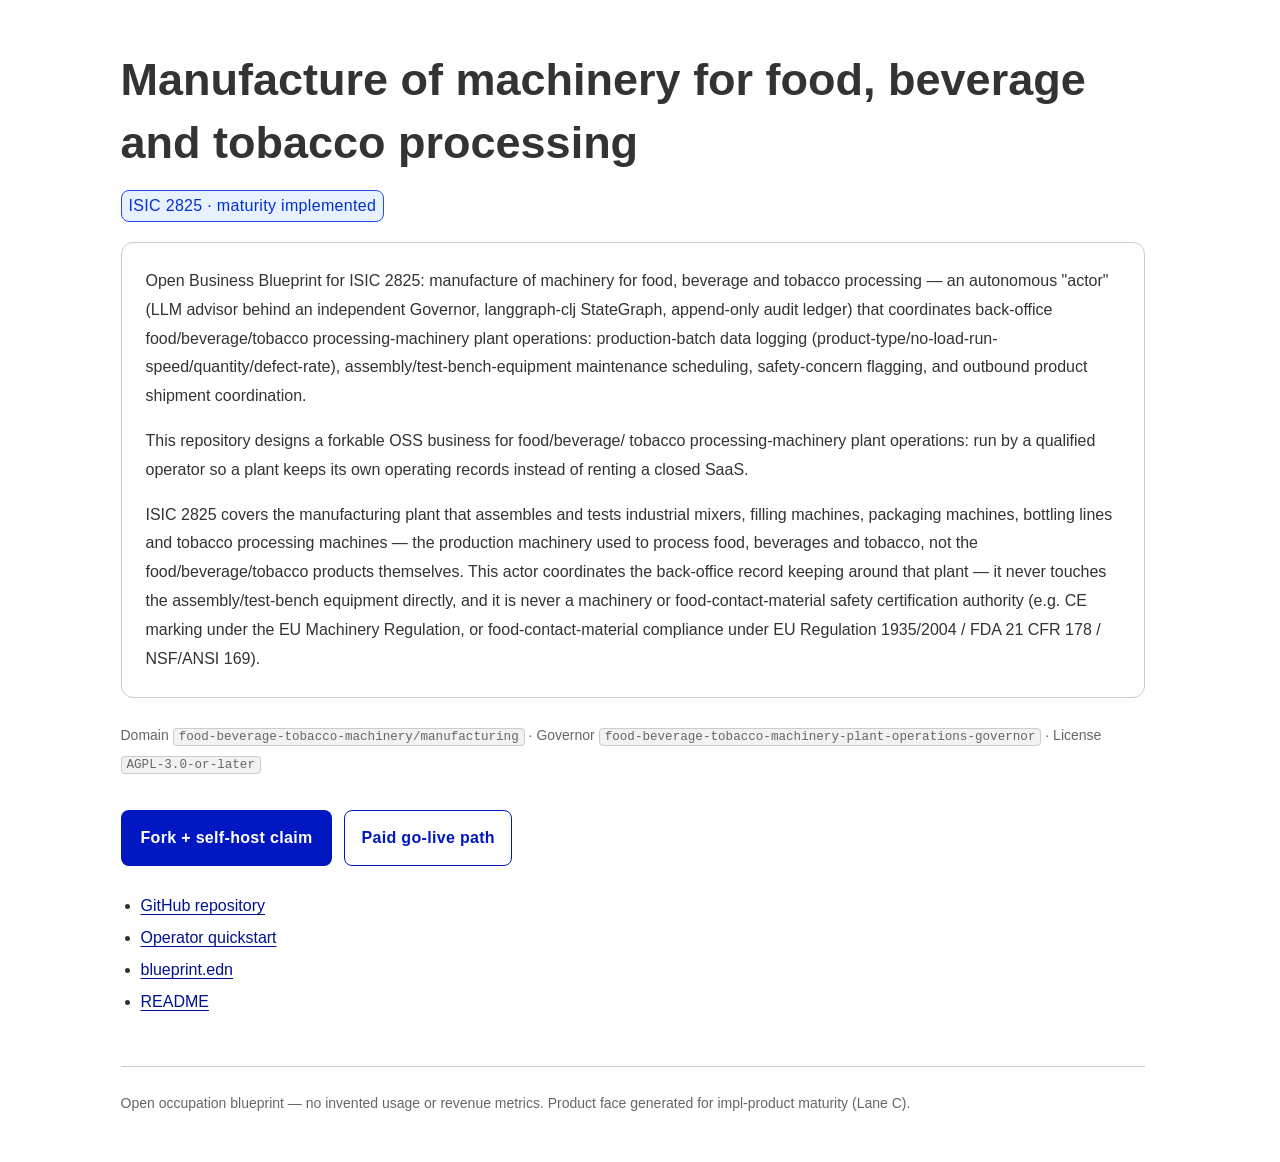
<file: docs/index.html>
<!DOCTYPE html>
<html lang="en">
  <head><meta charset="utf-8"><meta name="viewport" content="width=device-width, initial-scale=1, viewport-fit=cover"><meta name="color-scheme" content="light"><meta name="theme-color" content="#ffffff"><title>Manufacture of machinery for food, beverage and tobacco processing | cloud-itonami-isic-2825</title><meta name="description" content="Manufacture of machinery for food, beverage and tobacco processing — governed open occupation blueprint (ISIC 2825)."><style>/* jp-go-digital-design-system — vendored CSS
 * Source: https://github.com/digital-go-jp/design-system-example-components-html
 * Upstream commit: 3b34f4c3553fa3bee90bfd8b6fe962ac3055107d — MIT License, Copyright (c) 2025 デジタル庁
 * Generated by scripts/vendor.cljs — DO NOT EDIT BY HAND (re-vendor instead). */
:root {
  --color-primitive-blue-50: #e8f1fe;
  --color-primitive-blue-100: #d9e6ff;
  --color-primitive-blue-200: #c5d7fb;
  --color-primitive-blue-300: #9db7f9;
  --color-primitive-blue-400: #7096f8;
  --color-primitive-blue-500: #4979f5;
  --color-primitive-blue-600: #3460fb;
  --color-primitive-blue-700: #264af4;
  --color-primitive-blue-800: #0031d8;
  --color-primitive-blue-900: #0017c1;
  --color-primitive-blue-1000: #00118f;
  --color-primitive-blue-1100: #000071;
  --color-primitive-blue-1200: #000060;
  --color-primitive-light-blue-50: #f0f9ff;
  --color-primitive-light-blue-100: #dcf0ff;
  --color-primitive-light-blue-200: #c0e4ff;
  --color-primitive-light-blue-300: #97d3ff;
  --color-primitive-light-blue-400: #57b8ff;
  --color-primitive-light-blue-500: #39abff;
  --color-primitive-light-blue-600: #008bf2;
  --color-primitive-light-blue-700: #0877d7;
  --color-primitive-light-blue-800: #0066be;
  --color-primitive-light-blue-900: #0055ad;
  --color-primitive-light-blue-1000: #00428c;
  --color-primitive-light-blue-1100: #00316a;
  --color-primitive-light-blue-1200: #00234b;
  --color-primitive-cyan-50: #e9f7f9;
  --color-primitive-cyan-100: #c8f8ff;
  --color-primitive-cyan-200: #99f2ff;
  --color-primitive-cyan-300: #79e2f2;
  --color-primitive-cyan-400: #2bc8e4;
  --color-primitive-cyan-500: #01b7d6;
  --color-primitive-cyan-600: #00a3bf;
  --color-primitive-cyan-700: #008da6;
  --color-primitive-cyan-800: #008299;
  --color-primitive-cyan-900: #006f83;
  --color-primitive-cyan-1000: #006173;
  --color-primitive-cyan-1100: #004c59;
  --color-primitive-cyan-1200: #003741;
  --color-primitive-green-50: #e6f5ec;
  --color-primitive-green-100: #c2e5d1;
  --color-primitive-green-200: #9bd4b5;
  --color-primitive-green-300: #71c598;
  --color-primitive-green-400: #51b883;
  --color-primitive-green-500: #2cac6e;
  --color-primitive-green-600: #259d63;
  --color-primitive-green-700: #1d8b56;
  --color-primitive-green-800: #197a4b;
  --color-primitive-green-900: #115a36;
  --color-primitive-green-1000: #0c472a;
  --color-primitive-green-1100: #08351f;
  --color-primitive-green-1200: #032213;
  --color-primitive-lime-50: #ebfad9;
  --color-primitive-lime-100: #d0f5a2;
  --color-primitive-lime-200: #c0f354;
  --color-primitive-lime-300: #ade830;
  --color-primitive-lime-400: #9ddd15;
  --color-primitive-lime-500: #8cc80c;
  --color-primitive-lime-600: #7eb40d;
  --color-primitive-lime-700: #6fa104;
  --color-primitive-lime-800: #618e00;
  --color-primitive-lime-900: #507500;
  --color-primitive-lime-1000: #3e5a00;
  --color-primitive-lime-1100: #2c4100;
  --color-primitive-lime-1200: #1e2d00;
  --color-primitive-yellow-50: #fbf5e0;
  --color-primitive-yellow-100: #fff0b3;
  --color-primitive-yellow-200: #ffe380;
  --color-primitive-yellow-300: #ffd43d;
  --color-primitive-yellow-400: #ffc700;
  --color-primitive-yellow-500: #ebb700;
  --color-primitive-yellow-600: #d2a400;
  --color-primitive-yellow-700: #b78f00;
  --color-primitive-yellow-800: #a58000;
  --color-primitive-yellow-900: #927200;
  --color-primitive-yellow-1000: #806300;
  --color-primitive-yellow-1100: #6e5600;
  --color-primitive-yellow-1200: #604b00;
  --color-primitive-orange-50: #ffeee2;
  --color-primitive-orange-100: #ffdfca;
  --color-primitive-orange-200: #ffc199;
  --color-primitive-orange-300: #ffa66d;
  --color-primitive-orange-400: #ff8d44;
  --color-primitive-orange-500: #ff7628;
  --color-primitive-orange-600: #fb5b01;
  --color-primitive-orange-700: #e25100;
  --color-primitive-orange-800: #c74700;
  --color-primitive-orange-900: #ac3e00;
  --color-primitive-orange-1000: #8b3200;
  --color-primitive-orange-1100: #6d2700;
  --color-primitive-orange-1200: #541e00;
  --color-primitive-red-50: #fdeeee;
  --color-primitive-red-100: #ffdada;
  --color-primitive-red-200: #ffbbbb;
  --color-primitive-red-300: #ff9696;
  --color-primitive-red-400: #ff7171;
  --color-primitive-red-500: #ff5454;
  --color-primitive-red-600: #fe3939;
  --color-primitive-red-700: #fa0000;
  --color-primitive-red-800: #ec0000;
  --color-primitive-red-900: #ce0000;
  --color-primitive-red-1000: #a90000;
  --color-primitive-red-1100: #850000;
  --color-primitive-red-1200: #620000;
  --color-primitive-magenta-50: #f3e5f4;
  --color-primitive-magenta-100: #ffd0ff;
  --color-primitive-magenta-200: #ffaeff;
  --color-primitive-magenta-300: #ff8eff;
  --color-primitive-magenta-400: #f661f6;
  --color-primitive-magenta-500: #f137f1;
  --color-primitive-magenta-600: #db00db;
  --color-primitive-magenta-700: #c000c0;
  --color-primitive-magenta-800: #aa00aa;
  --color-primitive-magenta-900: #8b008b;
  --color-primitive-magenta-1000: #6c006c;
  --color-primitive-magenta-1100: #500050;
  --color-primitive-magenta-1200: #3b003b;
  --color-primitive-purple-50: #f1eafa;
  --color-primitive-purple-100: #ecddff;
  --color-primitive-purple-200: #ddc2ff;
  --color-primitive-purple-300: #cda6ff;
  --color-primitive-purple-400: #bb87ff;
  --color-primitive-purple-500: #a565f8;
  --color-primitive-purple-600: #8843e1;
  --color-primitive-purple-700: #6f23d0;
  --color-primitive-purple-800: #5c10be;
  --color-primitive-purple-900: #5109ad;
  --color-primitive-purple-1000: #41048e;
  --color-primitive-purple-1100: #30016c;
  --color-primitive-purple-1200: #21004b;
  --color-neutral-white: #ffffff;
  --color-neutral-black: #000000;
  --color-neutral-solid-gray-50: #f2f2f2;
  --color-neutral-solid-gray-100: #e6e6e6;
  --color-neutral-solid-gray-200: #cccccc;
  --color-neutral-solid-gray-300: #b3b3b3;
  --color-neutral-solid-gray-400: #999999;
  --color-neutral-solid-gray-420: #949494;
  --color-neutral-solid-gray-500: #7f7f7f;
  --color-neutral-solid-gray-536: #767676;
  --color-neutral-solid-gray-600: #666666;
  --color-neutral-solid-gray-700: #4d4d4d;
  --color-neutral-solid-gray-800: #333333;
  --color-neutral-solid-gray-900: #1a1a1a;
  --color-neutral-opacity-gray-50: rgba(0, 0, 0, 0.05);
  --color-neutral-opacity-gray-100: rgba(0, 0, 0, 0.1);
  --color-neutral-opacity-gray-200: rgba(0, 0, 0, 0.2);
  --color-neutral-opacity-gray-300: rgba(0, 0, 0, 0.3);
  --color-neutral-opacity-gray-400: rgba(0, 0, 0, 0.4);
  --color-neutral-opacity-gray-420: rgba(0, 0, 0, 0.42);
  --color-neutral-opacity-gray-500: rgba(0, 0, 0, 0.5);
  --color-neutral-opacity-gray-536: rgba(0, 0, 0, 0.54);
  --color-neutral-opacity-gray-600: rgba(0, 0, 0, 0.6);
  --color-neutral-opacity-gray-700: rgba(0, 0, 0, 0.7);
  --color-neutral-opacity-gray-800: rgba(0, 0, 0, 0.8);
  --color-neutral-opacity-gray-900: rgba(0, 0, 0, 0.9);
  --font-family-sans:
    "Noto Sans JP", -apple-system, BlinkMacSystemFont, sans-serif;
  --font-family-mono: "Noto Sans Mono", monospace;
  --elevation-1:
    0 2px 8px 1px rgba(0, 0, 0, 0.1), 0 1px 5px 0 rgba(0, 0, 0, 0.3);
  --elevation-2:
    0 2px 12px 2px rgba(0, 0, 0, 0.1), 0 1px 6px 0 rgba(0, 0, 0, 0.3);
  --elevation-3:
    0 4px 16px 3px rgba(0, 0, 0, 0.1), 0 1px 6px 0 rgba(0, 0, 0, 0.3);
  --elevation-4:
    0 6px 20px 4px rgba(0, 0, 0, 0.1), 0 2px 6px 0 rgba(0, 0, 0, 0.3);
  --elevation-5:
    0 8px 24px 5px rgba(0, 0, 0, 0.1), 0 2px 10px 0 rgba(0, 0, 0, 0.3);
  --elevation-6:
    0 10px 30px 6px rgba(0, 0, 0, 0.1), 0 3px 12px 0 rgba(0, 0, 0, 0.3);
  --elevation-7:
    0 12px 36px 7px rgba(0, 0, 0, 0.1), 0 3px 14px 0 rgba(0, 0, 0, 0.3);
  --elevation-8:
    0 14px 40px 7px rgba(0, 0, 0, 0.1), 0 3px 16px 0 rgba(0, 0, 0, 0.3);
  --color-semantic-success-1: var(--color-primitive-green-600);
  --color-semantic-success-2: var(--color-primitive-green-800);
  --color-semantic-error-1: var(--color-primitive-red-800);
  --color-semantic-error-2: var(--color-primitive-red-900);
  --color-semantic-warning-yellow-1: var(--color-primitive-yellow-700);
  --color-semantic-warning-yellow-2: var(--color-primitive-yellow-900);
  --color-semantic-warning-orange-1: var(--color-primitive-orange-600);
  --color-semantic-warning-orange-2: var(--color-primitive-orange-800);
  --color-key-50: var(--color-primitive-blue-50);
  --color-key-100: var(--color-primitive-blue-100);
  --color-key-200: var(--color-primitive-blue-200);
  --color-key-300: var(--color-primitive-blue-300);
  --color-key-400: var(--color-primitive-blue-400);
  --color-key-500: var(--color-primitive-blue-500);
  --color-key-600: var(--color-primitive-blue-600);
  --color-key-700: var(--color-primitive-blue-700);
  --color-key-800: var(--color-primitive-blue-800);
  --color-key-900: var(--color-primitive-blue-900);
  --color-key-1000: var(--color-primitive-blue-1000);
  --color-key-1100: var(--color-primitive-blue-1100);
  --color-key-1200: var(--color-primitive-blue-1200);
}

html {
  scrollbar-gutter: stable;
  font-family: var(--font-family-sans);
}

html:has(:modal) {
  overflow: clip;
  scrollbar-gutter: auto;
}

body:has(:modal) {
  overflow: auto;
  scrollbar-gutter: stable;
}

:where(a):any-link {
  color: var(--color-primitive-blue-1000);
  text-decoration: underline;
  text-decoration-thickness: calc(1 / 16 * 1rem);
  text-underline-offset: calc(3 / 16 * 1rem);
}

:where(a):visited {
  color: var(--color-primitive-magenta-900);
}

@media (hover: hover) {
  :where(a):hover {
    color: var(--color-primitive-blue-900);
    text-decoration-thickness: calc(3 / 16 * 1rem);
  }
}

:where(a):active {
  color: var(--color-primitive-orange-800);
  text-decoration-thickness: calc(1 / 16 * 1rem);
}

:focus-visible {
  outline: calc(4 / 16 * 1rem) solid var(--color-neutral-black);
  outline-offset: calc(2 / 16 * 1rem);
  border-radius: calc(4 / 16 * 1rem);
  box-shadow: 0 0 0 calc(2 / 16 * 1rem) var(--color-primitive-yellow-300);
}

.dads-u-visually-hidden {
  clip: rect(0 0 0 0) !important;
  clip-path: inset(50%) !important;
  height: 1px !important;
  overflow: hidden !important;
  position: absolute !important;
  white-space: nowrap !important;
  width: 1px !important;
}

:where(.dads-u-focus-outline):focus-visible {
  outline: calc(4 / 16 * 1rem) solid var(--color-neutral-black) !important;
  outline-offset: calc(2 / 16 * 1rem) !important;
  border-radius: calc(4 / 16 * 1rem) !important;
  background-color: var(--color-primitive-yellow-300) !important;
  box-shadow: 0 0 0 calc(2 / 16 * 1rem) var(--color-primitive-yellow-300) !important;
}

@supports selector(:has(*)) {
  :where(.dads-u-focus-within-outline):focus-visible,
  :where(.dads-u-focus-within-outline):has(:focus-visible) {
    outline: calc(4 / 16 * 1rem) solid var(--color-neutral-black) !important;
    outline-offset: calc(2 / 16 * 1rem) !important;
    border-radius: calc(4 / 16 * 1rem) !important;
    background-color: var(--color-primitive-yellow-300) !important;
    box-shadow: 0 0 0 calc(2 / 16 * 1rem) var(--color-primitive-yellow-300) !important;
  }
}
@supports not selector(:has(*)) {
  :where(.dads-u-focus-within-outline):focus-within {
    outline: calc(4 / 16 * 1rem) solid var(--color-neutral-black) !important;
    outline-offset: calc(2 / 16 * 1rem) !important;
    border-radius: calc(4 / 16 * 1rem) !important;
    background-color: var(--color-primitive-yellow-300) !important;
    box-shadow: 0 0 0 calc(2 / 16 * 1rem) var(--color-primitive-yellow-300) !important;
  }
}

.dads-u-dsp-64B-140 {
  font-weight: bold !important;
  font-size: calc(64 / 16 * 1rem) !important;
  line-height: 1.4 !important;
  letter-spacing: 0 !important;
}

.dads-u-dsp-57B-140 {
  font-weight: bold !important;
  font-size: calc(57 / 16 * 1rem) !important;
  line-height: 1.4 !important;
  letter-spacing: 0 !important;
}

.dads-u-dsp-48B-140 {
  font-weight: bold !important;
  font-size: calc(48 / 16 * 1rem) !important;
  line-height: 1.4 !important;
  letter-spacing: 0 !important;
}

.dads-u-dsp-64N-140 {
  font-weight: normal !important;
  font-size: calc(64 / 16 * 1rem) !important;
  line-height: 1.4 !important;
  letter-spacing: 0 !important;
}

.dads-u-dsp-57N-140 {
  font-weight: normal !important;
  font-size: calc(57 / 16 * 1rem) !important;
  line-height: 1.4 !important;
  letter-spacing: 0 !important;
}

.dads-u-dsp-48N-140 {
  font-weight: normal !important;
  font-size: calc(48 / 16 * 1rem) !important;
  line-height: 1.4 !important;
  letter-spacing: 0 !important;
}

.dads-u-std-45B-140 {
  font-weight: bold !important;
  font-size: calc(45 / 16 * 1rem) !important;
  line-height: 1.4 !important;
  letter-spacing: 0 !important;
}

.dads-u-std-36B-140 {
  font-weight: bold !important;
  font-size: calc(36 / 16 * 1rem) !important;
  line-height: 1.4 !important;
  letter-spacing: 0.01em !important;
}

.dads-u-std-32B-150 {
  font-weight: bold !important;
  font-size: calc(32 / 16 * 1rem) !important;
  line-height: 1.5 !important;
  letter-spacing: 0.01em !important;
}

.dads-u-std-28B-150 {
  font-weight: bold !important;
  font-size: calc(28 / 16 * 1rem) !important;
  line-height: 1.5 !important;
  letter-spacing: 0.01em !important;
}

.dads-u-std-26B-150 {
  font-weight: bold !important;
  font-size: calc(26 / 16 * 1rem) !important;
  line-height: 1.5 !important;
  letter-spacing: 0.02em !important;
}

.dads-u-std-24B-150 {
  font-weight: bold !important;
  font-size: calc(24 / 16 * 1rem) !important;
  line-height: 1.5 !important;
  letter-spacing: 0.02em !important;
}

.dads-u-std-22B-150 {
  font-weight: bold !important;
  font-size: calc(22 / 16 * 1rem) !important;
  line-height: 1.5 !important;
  letter-spacing: 0.02em !important;
}

.dads-u-std-20B-150 {
  font-weight: bold !important;
  font-size: calc(20 / 16 * 1rem) !important;
  line-height: 1.5 !important;
  letter-spacing: 0.02em !important;
}

.dads-u-std-18B-160 {
  font-weight: bold !important;
  font-size: calc(18 / 16 * 1rem) !important;
  line-height: 1.6 !important;
  letter-spacing: 0.02em !important;
}

.dads-u-std-17B-170 {
  font-weight: bold !important;
  font-size: calc(17 / 16 * 1rem) !important;
  line-height: 1.7 !important;
  letter-spacing: 0.02em !important;
}

.dads-u-std-16B-170 {
  font-weight: bold !important;
  font-size: calc(16 / 16 * 1rem) !important;
  line-height: 1.7 !important;
  letter-spacing: 0.02em !important;
}

.dads-u-std-16B-175 {
  font-weight: bold !important;
  font-size: calc(16 / 16 * 1rem) !important;
  line-height: 1.75 !important;
  letter-spacing: 0.02em !important;
}

.dads-u-std-45N-140 {
  font-weight: normal !important;
  font-size: calc(45 / 16 * 1rem) !important;
  line-height: 1.4 !important;
  letter-spacing: 0 !important;
}

.dads-u-std-36N-140 {
  font-weight: normal !important;
  font-size: calc(36 / 16 * 1rem) !important;
  line-height: 1.4 !important;
  letter-spacing: 0.01em !important;
}

.dads-u-std-32N-150 {
  font-weight: normal !important;
  font-size: calc(32 / 16 * 1rem) !important;
  line-height: 1.5 !important;
  letter-spacing: 0.01em !important;
}

.dads-u-std-28N-150 {
  font-weight: normal !important;
  font-size: calc(28 / 16 * 1rem) !important;
  line-height: 1.5 !important;
  letter-spacing: 0.01em !important;
}

.dads-u-std-26N-150 {
  font-weight: normal !important;
  font-size: calc(26 / 16 * 1rem) !important;
  line-height: 1.5 !important;
  letter-spacing: 0.02em !important;
}

.dads-u-std-24N-150 {
  font-weight: normal !important;
  font-size: calc(24 / 16 * 1rem) !important;
  line-height: 1.5 !important;
  letter-spacing: 0.02em !important;
}

.dads-u-std-22N-150 {
  font-weight: normal !important;
  font-size: calc(22 / 16 * 1rem) !important;
  line-height: 1.5 !important;
  letter-spacing: 0.02em !important;
}

.dads-u-std-20N-150 {
  font-weight: normal !important;
  font-size: calc(20 / 16 * 1rem) !important;
  line-height: 1.5 !important;
  letter-spacing: 0.02em !important;
}

.dads-u-std-18N-160 {
  font-weight: normal !important;
  font-size: calc(18 / 16 * 1rem) !important;
  line-height: 1.6 !important;
  letter-spacing: 0.02em !important;
}

.dads-u-std-17N-170 {
  font-weight: normal !important;
  font-size: calc(17 / 16 * 1rem) !important;
  line-height: 1.7 !important;
  letter-spacing: 0.02em !important;
}

.dads-u-std-16N-170 {
  font-weight: normal !important;
  font-size: calc(16 / 16 * 1rem) !important;
  line-height: 1.7 !important;
  letter-spacing: 0.02em !important;
}

.dads-u-std-16N-175 {
  font-weight: normal !important;
  font-size: calc(16 / 16 * 1rem) !important;
  line-height: 1.75 !important;
  letter-spacing: 0.02em !important;
}

.dads-u-dns-17B-130 {
  font-weight: bold !important;
  font-size: calc(17 / 16 * 1rem) !important;
  line-height: 1.3 !important;
  letter-spacing: 0 !important;
}

.dads-u-dns-17B-120 {
  font-weight: bold !important;
  font-size: calc(17 / 16 * 1rem) !important;
  line-height: 1.2 !important;
  letter-spacing: 0 !important;
}

.dads-u-dns-16B-130 {
  font-weight: bold !important;
  font-size: calc(16 / 16 * 1rem) !important;
  line-height: 1.3 !important;
  letter-spacing: 0 !important;
}

.dads-u-dns-16B-120 {
  font-weight: bold !important;
  font-size: calc(16 / 16 * 1rem) !important;
  line-height: 1.2 !important;
  letter-spacing: 0 !important;
}

.dads-u-dns-14B-130 {
  font-weight: bold !important;
  font-size: calc(14 / 16 * 1rem) !important;
  line-height: 1.3 !important;
  letter-spacing: 0 !important;
}

.dads-u-dns-14B-120 {
  font-weight: bold !important;
  font-size: calc(14 / 16 * 1rem) !important;
  line-height: 1.2 !important;
  letter-spacing: 0 !important;
}

.dads-u-dns-17N-130 {
  font-weight: normal !important;
  font-size: calc(17 / 16 * 1rem) !important;
  line-height: 1.3 !important;
  letter-spacing: 0 !important;
}

.dads-u-dns-17N-120 {
  font-weight: normal !important;
  font-size: calc(17 / 16 * 1rem) !important;
  line-height: 1.2 !important;
  letter-spacing: 0 !important;
}

.dads-u-dns-16N-130 {
  font-weight: normal !important;
  font-size: calc(16 / 16 * 1rem) !important;
  line-height: 1.3 !important;
  letter-spacing: 0 !important;
}

.dads-u-dns-16N-120 {
  font-weight: normal !important;
  font-size: calc(16 / 16 * 1rem) !important;
  line-height: 1.2 !important;
  letter-spacing: 0 !important;
}

.dads-u-dns-14N-130 {
  font-weight: normal !important;
  font-size: calc(14 / 16 * 1rem) !important;
  line-height: 1.3 !important;
  letter-spacing: 0 !important;
}

.dads-u-dns-14N-120 {
  font-weight: normal !important;
  font-size: calc(14 / 16 * 1rem) !important;
  line-height: 1.2 !important;
  letter-spacing: 0 !important;
}

.dads-u-oln-17B-100 {
  font-weight: bold !important;
  font-size: calc(17 / 16 * 1rem) !important;
  line-height: 1 !important;
  letter-spacing: 0.02em !important;
}

.dads-u-oln-16B-100 {
  font-weight: bold !important;
  font-size: calc(16 / 16 * 1rem) !important;
  line-height: 1 !important;
  letter-spacing: 0.02em !important;
}

.dads-u-oln-14B-100 {
  font-weight: bold !important;
  font-size: calc(14 / 16 * 1rem) !important;
  line-height: 1 !important;
  letter-spacing: 0.02em !important;
}

.dads-u-oln-17N-100 {
  font-weight: normal !important;
  font-size: calc(17 / 16 * 1rem) !important;
  line-height: 1 !important;
  letter-spacing: 0.02em !important;
}

.dads-u-oln-16N-100 {
  font-weight: normal !important;
  font-size: calc(16 / 16 * 1rem) !important;
  line-height: 1 !important;
  letter-spacing: 0.02em !important;
}

.dads-u-oln-14N-100 {
  font-weight: normal !important;
  font-size: calc(14 / 16 * 1rem) !important;
  line-height: 1 !important;
  letter-spacing: 0.02em !important;
}

.dads-u-mono-17B-150 {
  font-weight: bold !important;
  font-size: calc(17 / 16 * 1rem) !important;
  line-height: 1.5 !important;
  font-family: var(--font-family-mono) !important;
  letter-spacing: 0 !important;
}

.dads-u-mono-16B-150 {
  font-weight: bold !important;
  font-size: calc(16 / 16 * 1rem) !important;
  line-height: 1.5 !important;
  font-family: var(--font-family-mono) !important;
  letter-spacing: 0 !important;
}

.dads-u-mono-14B-150 {
  font-weight: bold !important;
  font-size: calc(14 / 16 * 1rem) !important;
  line-height: 1.5 !important;
  font-family: var(--font-family-mono) !important;
  letter-spacing: 0 !important;
}

.dads-u-mono-17N-150 {
  font-weight: normal !important;
  font-size: calc(17 / 16 * 1rem) !important;
  line-height: 1.5 !important;
  font-family: var(--font-family-mono) !important;
  letter-spacing: 0 !important;
}

.dads-u-mono-16N-150 {
  font-weight: normal !important;
  font-size: calc(16 / 16 * 1rem) !important;
  line-height: 1.5 !important;
  font-family: var(--font-family-mono) !important;
  letter-spacing: 0 !important;
}

.dads-u-mono-14N-150 {
  font-weight: normal !important;
  font-size: calc(14 / 16 * 1rem) !important;
  line-height: 1.5 !important;
  font-family: var(--font-family-mono) !important;
  letter-spacing: 0 !important;
}
/* --- component: button --- */
.dads-button {
  --button-color: var(--color-key-900);
  --button-hover-color: var(--color-key-1000);
  --button-active-color: var(--color-key-1200);
  --button-outline-hover-bg-color: var(--color-key-200);
  --button-outline-active-bg-color: var(--color-key-300);
  display: flex;
  align-items: center;
  justify-content: center;
  column-gap: calc(4 / 16 * 1rem);
  box-sizing: border-box;
  width: fit-content;
  max-width: 100%;
  font-weight: bold;
  font-size: calc(16 / 16 * 1rem);
  line-height: 1;
  font-family: var(--font-family-sans);
  letter-spacing: 0.02em;
  text-decoration: none;
  text-underline-offset: calc(3 / 16 * 1rem);
}

.dads-button:disabled,
.dads-button[aria-disabled="true"] {
  cursor: default;
}

.dads-button[data-type="solid-fill"] {
  border: 4px double transparent;
  background-color: var(--button-color);
  color: var(--color-neutral-white);
}

@media (hover: hover) {
  .dads-button[data-type="solid-fill"]:hover {
    background-color: var(--button-hover-color);
    text-decoration: underline;
    text-decoration-thickness: calc(1 / 16 * 1rem);
  }
}

.dads-button[data-type="solid-fill"]:active {
  background-color: var(--button-active-color);
  text-decoration: underline;
}

.dads-button[data-type="solid-fill"]:focus-visible {
  outline: calc(4 / 16 * 1rem) solid var(--color-neutral-black);
  outline-offset: calc(2 / 16 * 1rem);
  box-shadow: 0 0 0 calc(2 / 16 * 1rem) var(--color-primitive-yellow-300);
}

.dads-button[data-type="solid-fill"]:disabled,
.dads-button[data-type="solid-fill"][aria-disabled="true"] {
  background-color: var(--color-neutral-solid-gray-300);
  color: var(--color-neutral-solid-gray-50);
  text-decoration: none;
}

@media (forced-colors: active) {
  .dads-button[data-type="solid-fill"]:disabled,
  .dads-button[data-type="solid-fill"][aria-disabled="true"] {
    border-color: GrayText;
    color: GrayText;
  }
}

.dads-button[data-type="outline"] {
  border: 1px solid currentcolor;
  background-color: var(--color-neutral-white);
  color: var(--button-color);
}

@media (hover: hover) {
  .dads-button[data-type="outline"]:hover {
    background-color: var(--button-outline-hover-bg-color);
    color: var(--button-hover-color);
    text-decoration: underline;
    text-decoration-thickness: calc(1 / 16 * 1rem);
  }
}

.dads-button[data-type="outline"]:active {
  background-color: var(--button-outline-active-bg-color);
  color: var(--button-active-color);
  text-decoration: underline;
}

.dads-button[data-type="outline"]:focus-visible {
  outline: calc(4 / 16 * 1rem) solid var(--color-neutral-black);
  outline-offset: calc(2 / 16 * 1rem);
  box-shadow: 0 0 0 calc(2 / 16 * 1rem) var(--color-primitive-yellow-300);
}

.dads-button[data-type="outline"]:disabled,
.dads-button[data-type="outline"][aria-disabled="true"] {
  background-color: var(--color-neutral-white);
  color: var(--color-neutral-solid-gray-300);
  text-decoration: none;
}

@media (forced-colors: active) {
  .dads-button[data-type="outline"]:disabled,
  .dads-button[data-type="outline"][aria-disabled="true"] {
    border-color: GrayText;
    color: GrayText;
  }
}

.dads-button[data-type="text"] {
  border: 0;
  background-color: transparent;
  color: var(--button-color);
  text-decoration: underline;
  text-decoration-thickness: calc(1 / 16 * 1rem);
}

@media (hover: hover) {
  .dads-button[data-type="text"]:hover {
    background-color: var(--color-key-50);
    color: var(--button-hover-color);
    text-decoration-thickness: calc(3 / 16 * 1rem);
  }
}

.dads-button[data-type="text"]:active {
  background-color: var(--color-key-100);
  color: var(--button-active-color);
}

.dads-button[data-type="text"]:focus-visible {
  outline: calc(4 / 16 * 1rem) solid var(--color-neutral-black);
  outline-offset: calc(2 / 16 * 1rem);
  background-color: var(--color-primitive-yellow-300);
  box-shadow: 0 0 0 calc(2 / 16 * 1rem) var(--color-primitive-yellow-300);
}

.dads-button[data-type="text"]:disabled,
.dads-button[data-type="text"][aria-disabled="true"] {
  background-color: transparent;
  color: var(--color-neutral-solid-gray-300);
  text-decoration-thickness: revert;
}

@media (forced-colors: active) {
  .dads-button[data-type="text"]:disabled,
  .dads-button[data-type="text"][aria-disabled="true"] {
    color: GrayText;
  }
}

.dads-button[data-size="lg"] {
  min-width: calc(136 / 16 * 1rem);
  min-height: calc(56 / 16 * 1rem);
  border-radius: calc(8 / 16 * 1rem);
  padding: calc(12 / 16 * 1rem) calc(16 / 16 * 1rem);
}

.dads-button[data-size="md"] {
  min-width: calc(96 / 16 * 1rem);
  min-height: calc(48 / 16 * 1rem);
  border-radius: calc(8 / 16 * 1rem);
  padding: calc(8 / 16 * 1rem) calc(16 / 16 * 1rem);
}

.dads-button[data-size="sm"] {
  position: relative;
  min-width: calc(80 / 16 * 1rem);
  min-height: calc(36 / 16 * 1rem);
  border-radius: calc(6 / 16 * 1rem);
  padding: calc(2 / 16 * 1rem) calc(12 / 16 * 1rem);
}

.dads-button[data-size="sm"]::after {
  content: "";
  position: absolute;
  inset: 0;
  margin: auto;
  height: calc(44 / 16 * 1rem);
}

.dads-button[data-size="xs"] {
  position: relative;
  min-width: calc(72 / 16 * 1rem);
  min-height: calc(28 / 16 * 1rem);
  border-radius: calc(4 / 16 * 1rem);
  padding: calc(2 / 16 * 1rem) calc(8 / 16 * 1rem);
  font-size: calc(14 / 16 * 1rem);
}

.dads-button[data-size="xs"]::after {
  content: "";
  position: absolute;
  inset: 0;
  margin: auto;
  height: calc(44 / 16 * 1rem);
}

.dads-button__icon {
  flex-shrink: 0;
}
/* --- component: heading --- */
.dads-heading {
  color: var(--color-neutral-solid-gray-800);
  font-family: var(--font-family-sans);
}

.dads-heading[data-size="64"] {
  --_shoulder-size: calc(28 / 16 * 1rem);
  --_shoulder-line-height: 1.5;
  --_shoulder-letter-spacing: 0.01em;
  font-weight: bold;
  font-size: calc(64 / 16 * 1rem);
  line-height: 1.4;
  letter-spacing: 0;
}

.dads-heading[data-size="57"] {
  --_shoulder-size: calc(24 / 16 * 1rem);
  --_shoulder-line-height: 1.5;
  --_shoulder-letter-spacing: 0.02em;
  font-weight: bold;
  font-size: calc(57 / 16 * 1rem);
  line-height: 1.4;
  letter-spacing: 0;
}

.dads-heading[data-size="45"] {
  --_shoulder-size: calc(22 / 16 * 1rem);
  --_shoulder-line-height: 1.5;
  --_shoulder-letter-spacing: 0.02em;
  font-weight: bold;
  font-size: calc(45 / 16 * 1rem);
  line-height: 1.4;
  letter-spacing: 0;
}

.dads-heading[data-size="36"] {
  --_shoulder-size: calc(20 / 16 * 1rem);
  --_shoulder-line-height: 1.5;
  --_shoulder-letter-spacing: 0.02em;
  font-weight: bold;
  font-size: calc(36 / 16 * 1rem);
  line-height: 1.4;
  letter-spacing: 0.01em;
}

.dads-heading[data-size="32"] {
  --_shoulder-size: calc(18 / 16 * 1rem);
  --_shoulder-line-height: 1.6;
  --_shoulder-letter-spacing: 0.02em;
  font-weight: bold;
  font-size: calc(32 / 16 * 1rem);
  line-height: 1.5;
  letter-spacing: 0.01em;
}

.dads-heading[data-size="28"] {
  --_shoulder-size: calc(16 / 16 * 1rem);
  --_shoulder-line-height: 1.7;
  --_shoulder-letter-spacing: 0.02em;
  font-weight: bold;
  font-size: calc(28 / 16 * 1rem);
  line-height: 1.5;
  letter-spacing: 0.01em;
}

.dads-heading[data-size="24"] {
  --_shoulder-size: calc(16 / 16 * 1rem);
  --_shoulder-line-height: 1.7;
  --_shoulder-letter-spacing: 0.02em;
  font-weight: bold;
  font-size: calc(24 / 16 * 1rem);
  line-height: 1.5;
  letter-spacing: 0.02em;
}

.dads-heading[data-size="20"] {
  --_shoulder-size: calc(16 / 16 * 1rem);
  --_shoulder-line-height: 1.7;
  --_shoulder-letter-spacing: 0.02em;
  font-weight: bold;
  font-size: calc(20 / 16 * 1rem);
  line-height: 1.5;
  letter-spacing: 0.02em;
}

.dads-heading[data-size="18"] {
  --_shoulder-size: calc(16 / 16 * 1rem);
  --_shoulder-line-height: 1.7;
  --_shoulder-letter-spacing: 0.02em;
  font-weight: bold;
  font-size: calc(18 / 16 * 1rem);
  line-height: 1.6;
  letter-spacing: 0.02em;
}

.dads-heading[data-size="16"] {
  --_shoulder-size: calc(16 / 16 * 1rem);
  --_shoulder-line-height: 1.7;
  --_shoulder-letter-spacing: 0.02em;
  font-weight: bold;
  font-size: calc(16 / 16 * 1rem);
  line-height: 1.7;
  letter-spacing: 0.02em;
}

.dads-heading[data-chip] {
  position: relative;
  padding-left: calc(1em / 3 + 0.5em);
}

.dads-heading[data-chip]::before {
  position: absolute;
  top: 0.2em;
  bottom: 0.1em;
  left: 0;
  width: calc(1em / 3);
  background-color: var(--color-key-900);
  content: "";
}

@supports (top: 1lh) {
  .dads-heading[data-chip]::before {
    top: calc(0.5lh - 0.45em);
    bottom: calc(0.5lh - 0.55em);
  }
}

.dads-heading[data-chip]:has(.dads-heading__shoulder)::before {
  top: calc((var(--_shoulder-size) * (var(--_shoulder-line-height) - 1)) / 2);
}

@media (forced-colors: active) {
  .dads-heading[data-chip]::before {
    background-color: CanvasText;
  }
}

.dads-heading[data-rule] {
  border-bottom: solid var(--color-key-900);
}

.dads-heading[data-rule="8"] {
  border-bottom-width: calc(8 / 16 * 1rem);
  padding-bottom: calc(32 / 16 * 1rem);
}

.dads-heading[data-rule="6"] {
  border-bottom-width: calc(6 / 16 * 1rem);
  padding-bottom: calc(24 / 16 * 1rem);
}

.dads-heading[data-rule="4"] {
  border-bottom-width: calc(4 / 16 * 1rem);
  padding-bottom: calc(16 / 16 * 1rem);
}

.dads-heading[data-rule="2"] {
  border-bottom-width: calc(2 / 16 * 1rem);
  padding-bottom: calc(8 / 16 * 1rem);
}

.dads-heading__shoulder {
  margin: 0;
  font-weight: bold;
  font-size: var(--_shoulder-size);
  line-height: var(--_shoulder-line-height);
  letter-spacing: var(--_shoulder-letter-spacing);
}

.dads-heading__heading {
  margin: 0;
  font: inherit;
}

.dads-heading__icon {
  margin-right: calc(0.4em - 0.25em);
}

.dads-heading__icon::after {
  content: " ";
}

.dads-heading__icon-svg {
  display: inline-block;
  width: 1.25em;
  height: 1.25em;
  vertical-align: -0.25em;
}
/* --- component: accordion --- */
.dads-accordion {
  --_icon-size: calc(20 / 16 * 1rem);
  border-bottom: 1px solid var(--color-neutral-solid-gray-420);
}

@media (min-width: 48rem) {
  .dads-accordion {
    --_icon-size: calc(32 / 16 * 1rem);
  }
}

.dads-accordion__summary {
  position: relative;
  display: block;
  padding: calc(8 / 16 * 1rem) calc(8 / 16 * 1rem) calc(8 / 16 * 1rem)
    calc(var(--_icon-size) + 0.75rem);
  color: var(--color-neutral-solid-gray-800);
  font-weight: normal;
  font-size: calc(16 / 16 * 1rem);
  line-height: 1.7;
  font-family: var(--font-family-sans);
  letter-spacing: 0.02em;
  cursor: default;
}

.dads-accordion__summary::marker {
  content: "";
}

.dads-accordion__summary::-webkit-details-marker {
  display: none;
}

@media (min-width: 48rem) {
  .dads-accordion__summary {
    padding: calc(16 / 16 * 1rem) calc(16 / 16 * 1rem) calc(16 / 16 * 1rem)
      calc(var(--_icon-size) + calc(20 / 16 * 1rem));
    font-size: calc(18 / 16 * 1rem);
    line-height: 1.6;
  }
}

@media (hover: hover) {
  .dads-accordion__summary:hover:not(:focus-visible) {
    background-color: var(--color-neutral-solid-gray-50);
  }
}

.dads-accordion__summary:focus-visible {
  outline: calc(4 / 16 * 1rem) solid var(--color-neutral-black);
  outline-offset: calc(2 / 16 * 1rem);
  border-radius: calc(4 / 16 * 1rem);
  background-color: var(--color-primitive-yellow-300);
  box-shadow: 0 0 0 calc(2 / 16 * 1rem) var(--color-primitive-yellow-300);
}

.dads-accordion__icon {
  position: absolute;
  top: calc(8 / 16 * 1rem);
  left: calc(2 / 16 * 1rem);
  margin-top: calc((1lh - var(--_icon-size)) / 2);
  display: inline-flex;
  align-items: center;
  justify-content: center;
  box-sizing: border-box;
  width: var(--_icon-size);
  height: var(--_icon-size);
  border-radius: 50%;
  border: 1px solid currentcolor;
  background-color: var(--color-neutral-white);
  color: var(--color-key-1000);
}

@media (min-width: 48rem) {
  .dads-accordion__icon {
    top: calc(14 / 16 * 1rem);
    left: calc(6 / 16 * 1rem);
  }
}

.dads-accordion[open] .dads-accordion__icon {
  transform: rotate(180deg);
}

@media (hover: hover) {
  .dads-accordion__summary:hover .dads-accordion__icon {
    outline: calc(2 / 16 * 1rem) solid currentcolor;
  }
}

.dads-accordion__icon-svg {
  margin-top: calc(2 / 16 * 1rem);
  width: calc(16 / 16 * 1rem);
  height: calc(16 / 16 * 1rem);
  pointer-events: none;
}

@media (min-width: 48rem) {
  .dads-accordion__icon-svg {
    width: auto;
    height: auto;
  }
}

.dads-accordion__summary :is(h1, h2, h3, h4, h5, h6) {
  margin: 0;
  font: inherit;
}

.dads-accordion__content {
  padding: calc(16 / 16 * 1rem) calc(8 / 16 * 1rem) calc(16 / 16 * 1rem)
    calc(var(--_icon-size) + 0.75rem);
}

@media (min-width: 48rem) {
  .dads-accordion__content {
    padding: calc(24 / 16 * 1rem) calc(16 / 16 * 1rem) calc(24 / 16 * 1rem)
      calc(var(--_icon-size) + 1.25rem);
  }
}

.dads-accordion__back-link:any-link {
  display: flex;
  align-items: flex-start;
  gap: calc(6 / 16 * 1rem);
  width: fit-content;
  color: var(--color-primitive-blue-1000);
  text-decoration: underline;
  text-decoration-thickness: calc(1 / 16 * 1rem);
  text-underline-offset: calc(3 / 16 * 1rem);
  text-spacing-trim: trim-start;
}

@media (hover: hover) {
  .dads-accordion__back-link:hover {
    color: var(--color-primitive-blue-900);
    text-decoration-thickness: calc(3 / 16 * 1rem);
  }
}

.dads-accordion__back-link:active {
  color: var(--color-primitive-orange-800);
  text-decoration-thickness: calc(1 / 16 * 1rem);
}

.dads-accordion__back-link:focus-visible {
  outline: calc(4 / 16 * 1rem) solid var(--color-neutral-black);
  outline-offset: calc(2 / 16 * 1rem);
  border-radius: calc(4 / 16 * 1rem);
  background-color: var(--color-primitive-yellow-300);
  box-shadow: 0 0 0 calc(2 / 16 * 1rem) var(--color-primitive-yellow-300);
}

.dads-accordion__back-link-icon {
  margin-top: calc((1lh - 24 / 16 * 1rem) / 2);
  flex-shrink: 0;
}
/* --- component: input-text --- */
.dads-input-text {
  display: block;
  color: var(--color-neutral-solid-gray-800);
  font-weight: normal;
  font-size: calc(16 / 16 * 1rem);
  line-height: 1.7;
  font-family: var(--font-family-sans);
  letter-spacing: 0.02em;
}

.dads-input-text__input {
  box-sizing: border-box;
  max-width: 100%;
  border: 1px solid var(--color-neutral-solid-gray-600);
  background-color: var(--color-neutral-white);
  padding: calc(12 / 16 * 1rem) calc(16 / 16 * 1rem);
  border-radius: calc(8 / 16 * 1rem);
  color: var(--color-neutral-solid-gray-900);
  font: inherit;
  line-height: 1;
}

.dads-input-text__input[data-size="sm"] {
  height: 2.5rem;
}

.dads-input-text__input[data-size="md"] {
  height: 3rem;
}

.dads-input-text__input[data-size="lg"] {
  height: 3.5rem;
}

.dads-input-text__input:read-only:not(:disabled) {
  border-style: dashed;
}

.dads-input-text__input:focus-visible {
  outline: calc(4 / 16 * 1rem) solid var(--color-neutral-black);
  outline-offset: calc(2 / 16 * 1rem);
  box-shadow: 0 0 0 calc(2 / 16 * 1rem) var(--color-primitive-yellow-300);
}

@media (hover: hover) {
  .dads-input-text__input:not(:read-only):hover {
    border-color: var(--color-neutral-black);
  }
}

.dads-input-text__input:is(:user-invalid, [aria-invalid="true"]) {
  border-color: var(--color-semantic-error-1);
}

@media (hover: hover) {
  .dads-input-text__input:is(:user-invalid, [aria-invalid="true"]):hover {
    border-color: var(--color-primitive-red-1000);
  }
}

.dads-input-text__input:is(:disabled, [aria-disabled="true"]),
.dads-input-text__input:is(:disabled, [aria-disabled="true"]):hover {
  border-color: var(--color-neutral-solid-gray-300);
  background-color: var(--color-neutral-solid-gray-50);
  color: var(--color-neutral-solid-gray-420);
}

@media (forced-colors: active) {
  .dads-input-text__input[aria-disabled="true"],
  .dads-input-text__input[aria-disabled="true"]:hover {
    border-color: GrayText;
    color: GrayText;
  }
}

.dads-input-text__error-text {
  margin: calc(8 / 16 * 1rem) 0 0 0;
  display: block;
  color: var(--color-semantic-error-1);
}
/* --- component: textarea --- */
.dads-textarea {
  display: block;
  color: var(--color-neutral-solid-gray-800);
  font-weight: normal;
  font-size: calc(16 / 16 * 1rem);
  line-height: 1.7;
  font-family: var(--font-family-sans);
  letter-spacing: 0.02em;
}

.dads-textarea__textarea {
  display: block;
  box-sizing: border-box;
  max-width: 100%;
  border: 1px solid var(--color-neutral-solid-gray-600);
  background-color: var(--color-neutral-white);
  padding: calc(16 / 16 * 1rem);
  border-radius: calc(8 / 16 * 1rem);
  color: var(--color-neutral-solid-gray-900);
  font: inherit;
  resize: vertical;
}

.dads-textarea__textarea:read-only:not(:disabled) {
  border-style: dashed;
}

.dads-textarea__textarea:focus-visible {
  outline: calc(4 / 16 * 1rem) solid var(--color-neutral-black);
  outline-offset: calc(2 / 16 * 1rem);
  box-shadow: 0 0 0 calc(2 / 16 * 1rem) var(--color-primitive-yellow-300);
}

@media (hover: hover) {
  .dads-textarea__textarea:not(:read-only):hover {
    border-color: var(--color-neutral-black);
  }
}

.dads-textarea__textarea:is(:user-invalid, [aria-invalid="true"]) {
  border-color: var(--color-semantic-error-1);
}

@media (hover: hover) {
  .dads-textarea__textarea:is(:user-invalid, [aria-invalid="true"]):hover {
    border-color: var(--color-primitive-red-1000);
  }
}

.dads-textarea__textarea:is(:disabled, [aria-disabled="true"]),
.dads-textarea__textarea:is(:disabled, [aria-disabled="true"]):hover {
  border-color: var(--color-neutral-solid-gray-300);
  background-color: var(--color-neutral-solid-gray-50);
  color: var(--color-neutral-solid-gray-420);
  resize: none;
}

@media (forced-colors: active) {
  .dads-textarea__textarea[aria-disabled="true"],
  .dads-textarea__textarea[aria-disabled="true"]:hover {
    border-color: GrayText;
    color: GrayText;
  }
}

.dads-textarea__error-text {
  margin: calc(8 / 16 * 1rem) 0 0 0;
  display: block;
  color: var(--color-semantic-error-1);
}

.dads-textarea__counter {
  display: block;
  margin-top: calc(8 / 16 * 1rem);
  color: var(--color-neutral-solid-gray-600);
  font-size: calc(16 / 16 * 1rem);
  line-height: 1;
  letter-spacing: 0.02em;
}

.dads-textarea__counter[data-exceeded] {
  color: var(--color-semantic-error-1);
}
/* --- component: checkbox --- */
.dads-checkbox {
  display: flex;
  align-items: start;
  gap: var(--_gap);
  width: fit-content;
}

.dads-checkbox:has(.dads-checkbox__label:not(:empty)) {
  padding-top: calc(8 / 16 * 1rem);
  padding-bottom: calc(8 / 16 * 1rem);
}

.dads-checkbox[data-size="sm"] {
  --_gap: calc(4 / 16 * 1rem);
  --_checkbox-size: calc(24 / 16 * 1rem);
  --_checkbox-border-width: calc(2 / 16 * 1rem);
  --_checkbox-scale: 1;
  --_label-padding-top: calc(1 / 16 * 1rem);
  --_label-font-size: calc(16 / 16 * 1rem);
}

.dads-checkbox[data-size="md"] {
  --_gap: calc(8 / 16 * 1rem);
  --_checkbox-size: calc(32 / 16 * 1rem);
  --_checkbox-border-width: calc(2 / 16 * 1rem);
  --_checkbox-scale: calc(20 / 14);
  --_label-padding-top: calc(4 / 16 * 1rem);
  --_label-font-size: calc(16 / 16 * 1rem);
}

.dads-checkbox[data-size="lg"] {
  --_gap: calc(8 / 16 * 1rem);
  --_checkbox-size: calc(44 / 16 * 1rem);
  --_checkbox-border-width: calc(3 / 16 * 1rem);
  --_checkbox-scale: calc(27 / 14);
  --_label-padding-top: calc(10 / 16 * 1rem);
  --_label-font-size: calc(17 / 16 * 1rem);
}

.dads-checkbox__checkbox {
  display: flex;
  justify-content: center;
  align-items: center;
  flex-shrink: 0;
  width: var(--_checkbox-size);
  height: var(--_checkbox-size);
  border-radius: 12.5%;
}

@media (hover: hover) {
  .dads-checkbox__checkbox:has(
    :not(:focus, :disabled, [aria-disabled="true"]):hover
  ) {
    background-color: var(--color-neutral-solid-gray-420);
  }
}

.dads-checkbox__input {
  --_base-color: var(--color-neutral-white);
  --_accent-color: var(--color-key-900);
  --_accent-hover-color: var(--color-key-1100);
  --_border-color: var(--color-neutral-solid-gray-600);
  --_border-hover-color: var(--color-neutral-black);
  --_check-color: var(--color-neutral-white);

  margin: 0;
  appearance: none;
  width: 75%;
  height: 75%;
  border-radius: calc(2 / 18 * 100%);
  background-color: var(--_base-color);
  background-clip: padding-box;
  border: var(--_checkbox-border-width) solid var(--_border-color);
}

.dads-checkbox__input:focus {
  outline: calc(4 / 16 * 1rem) solid var(--color-neutral-black);
  outline-offset: calc(2 / 16 * 1rem);
  box-shadow: 0 0 0 calc(2 / 16 * 1rem) var(--color-primitive-yellow-300);
}

@media (hover: hover) {
  .dads-checkbox__input:not(:disabled, [aria-disabled="true"]):hover {
    border-color: var(--_border-hover-color);
  }
}

.dads-checkbox__input:is(:checked, :indeterminate) {
  border-color: var(--_accent-color);
  background-color: var(--_accent-color);
}

@media (hover: hover) {
  .dads-checkbox__input:is(:checked, :indeterminate):not(
    :disabled,
    [aria-disabled="true"]
  ):hover {
    border-color: var(--_accent-hover-color);
    background-color: var(--_accent-hover-color);
  }
}

.dads-checkbox__input::before {
  display: none;
  width: calc(14 / 16 * 1rem);
  height: calc(14 / 16 * 1rem);
  background-color: var(--_check-color);
  transform-origin: left top;
  transform: scale(var(--_checkbox-scale, 1));
  content: "";
}

.dads-checkbox__input:checked::before {
  display: block;
  clip-path: path(
    "M5.6,11.2L12.65,4.15L11.25,2.75L5.6,8.4L2.75,5.55L1.35,6.95L5.6,11.2Z"
  );
}

.dads-checkbox__input:indeterminate::before {
  display: block;
  clip-path: path("M2,6h10v2H2Z");
}

.dads-checkbox__input[aria-invalid="true"] {
  --_accent-color: var(--color-semantic-error-1);
  --_accent-hover-color: var(--color-primitive-red-1000);
  --_border-color: var(--color-semantic-error-1);
  --_border-hover-color: var(--color-primitive-red-1000);
}

.dads-checkbox__input:is(:disabled, [aria-disabled="true"]) {
  --_base-color: var(--color-neutral-solid-gray-50);
  --_accent-color: var(--color-neutral-solid-gray-300);
  --_accent-hover-color: var(--color-neutral-solid-gray-300);
  --_border-color: var(--color-neutral-solid-gray-300);
  --_border-hover-color: var(--color-neutral-solid-gray-300);
}

@media (forced-colors: active) {
  .dads-checkbox__input,
  .dads-checkbox__input[aria-invalid="true"] {
    --_accent-color: Highlight;
    --_accent-hover-color: Highlight;
    --_border-color: ButtonText;
    --_border-hover-color: ButtonText;
    --_check-color: HighlightText;
  }

  .dads-checkbox__input:is(:disabled, [aria-disabled="true"]) {
    --_accent-color: GrayText;
    --_accent-hover-color: GrayText;
    --_border-color: GrayText;
    --_border-hover-color: GrayText;
    --_check-color: Canvas;
  }
}

.dads-checkbox__label {
  padding-top: var(--_label-padding-top);
  color: var(--color-neutral-solid-gray-800);
  font-weight: normal;
  font-size: var(--_label-font-size);
  line-height: 1.3;
  font-family: var(--font-family-sans);
  letter-spacing: 0;
}
/* --- component: form-control-label --- */
.dads-form-control-label {
  margin: 0;
  display: flex;
  flex-direction: column;
  border: 0;
  padding: 0;
  color: var(--color-neutral-solid-gray-800);
  font-weight: normal;
  font-size: calc(16 / 16 * 1rem);
  line-height: 1.7;
  font-family: var(--font-family-sans);
  letter-spacing: 0.02em;
}

.dads-form-control-label[data-size="sm"] {
  gap: calc(4 / 16 * 1rem);
}

.dads-form-control-label[data-size="md"] {
  gap: calc(8 / 16 * 1rem);
}

.dads-form-control-label[data-size="lg"] {
  gap: calc(8 / 16 * 1rem);
}

.dads-form-control-label__label {
  align-self: start;
  padding: 0;
  font-weight: bold;
}

.dads-form-control-label[data-size="sm"] .dads-form-control-label__label {
  font-size: calc(16 / 16 * 1rem);
}

.dads-form-control-label[data-size="md"] .dads-form-control-label__label {
  font-size: calc(17 / 16 * 1rem);
}

.dads-form-control-label[data-size="lg"] .dads-form-control-label__label {
  font-size: calc(18 / 16 * 1rem);
}

legend.dads-form-control-label__label {
  margin-bottom: calc(8 / 16 * 1rem);
  float: none;
}

.dads-form-control-label__requirement {
  margin-left: calc(4 / 16 * 1rem);
  font-weight: normal;
  font-size: calc(16 / 16 * 1rem);
}

.dads-form-control-label__requirement[data-required="true"] {
  color: var(--color-semantic-error-1);
}

.dads-form-control-label__requirement::before {
  content: " ";
}

.dads-form-control-label__status {
  margin-left: calc(4 / 16 * 1rem);
  display: inline-block;
  outline: 1px solid transparent;
  border-radius: calc(8 / 16 * 1rem);
  background-color: var(--color-neutral-solid-gray-536);
  padding: calc(8 / 16 * 1rem);
  color: var(--color-neutral-white);
  font-weight: normal;
  font-size: calc(16 / 16 * 1rem);
  line-height: 1;
  letter-spacing: 0.02em;
}

.dads-form-control-label__support-text {
  margin-top: 0;
  margin-bottom: 0;
  color: var(--color-neutral-solid-gray-600);
}

.dads-form-control-label__error-text {
  margin-top: 0;
  margin-bottom: 0;
  color: var(--color-semantic-error-1);
  line-height: 1.3;
  letter-spacing: 0;
}
/* --- component: table --- */
.dads-table {
  --_border-color: var(--color-neutral-solid-gray-420);
  --_padding: calc(20 / 16 * 1rem) calc(16 / 16 * 1rem);
  margin: 0;
  box-sizing: border-box;
  display: flex;
  flex-direction: column;
  align-items: flex-start;
  row-gap: calc(16 / 16 * 1rem);
  color: var(--color-neutral-solid-gray-800);
  font-weight: normal;
  font-size: calc(16 / 16 * 1rem);
  line-height: 1.7;
  font-family: var(--font-family-sans);
  letter-spacing: 0.02em;
}

.dads-table[data-size="dense"] {
  --_padding: calc(12 / 16 * 1rem) calc(16 / 16 * 1rem);
  line-height: 1.3;
}

.dads-table__caption {
  font-weight: bold;
  font-size: calc(17 / 16 * 1rem);
}

.dads-table__table {
  border-collapse: collapse;
}

.dads-table__table :is(td, th) {
  padding: var(--_padding);
  text-align: left;
  vertical-align: baseline;
}

.dads-table__table th {
  font-weight: bold;
}

.dads-table__col-header {
  --_border-color: var(--color-neutral-solid-gray-500);
  background-color: var(--color-neutral-solid-gray-100);
  color: var(--color-neutral-solid-gray-900);
}

.dads-table__row-header {
  --_border-color: var(--color-neutral-solid-gray-500);
  background-color: var(--color-neutral-solid-gray-100);
  color: var(--color-neutral-solid-gray-900);
}

/* Stripe */

.dads-table[data-row-stripe] {
  --_border-color: var(--color-neutral-solid-gray-500);
}

.dads-table[data-row-stripe] tr:nth-child(even) {
  background-color: var(--color-neutral-solid-gray-50);
}

/* Hover highlight */

.dads-table[data-row-hover-highlight] {
  --_border-color: var(--color-neutral-solid-gray-500);
}

@media (hover: hover) {
  .dads-table[data-row-hover-highlight] tr:hover {
    background-color: var(--color-key-50);
  }
}

/* With checkbox */

.dads-table[data-selectable] {
  --_border-color: var(--color-neutral-solid-gray-500);
}

.dads-table[data-selectable] tr:has(:checked) :where(td, th) {
  background:
    linear-gradient(#fff, #fff) top / 100% 1px no-repeat,
    linear-gradient(90deg, #fff, #fff) left / var(--_gap-x, 0) 100% no-repeat,
    var(--color-key-100);
  background-origin: padding-box;
}

.dads-table [data-border=""] :is(td, th):first-child,
.dads-table [data-border~="left"] :is(td, th):first-child,
.dads-table [data-cell-border=""] :is(td, th),
.dads-table [data-cell-border~="left"] :is(td, th),
.dads-table [data-cell-border~="right"] :is(td, th) + :is(td, th),
.dads-table [data-border=""]:is(td, th),
.dads-table [data-border~="left"]:is(td, th),
.dads-table [data-border=""] + :is(td, th),
.dads-table [data-border~="right"] + :is(td, th) {
  --_gap-x: 1px;
}

@supports (selector(:has(.x))) {
  .dads-table td:has(.dads-checkbox:only-child, .dads-radio:only-child),
  .dads-table th:has(.dads-checkbox:only-child, .dads-radio:only-child) {
    position: relative;
    box-sizing: border-box;
    width: calc(40 / 16 * 1rem);
    padding: 0;
  }

  .dads-table td > :is(.dads-checkbox:only-child, .dads-radio:only-child),
  .dads-table th > :is(.dads-checkbox:only-child, .dads-radio:only-child) {
    position: absolute;
    inset: 0;
    display: grid;
    justify-content: center;
    width: auto;
    padding-top: calc(10 / 16 * 1rem);
  }
}

/* Sort and action */

.dads-table__sort-header {
  --_border-color: var(--color-neutral-solid-gray-500);
  background-color: var(--color-neutral-solid-gray-100);
  padding: calc(12 / 16 * 1rem) calc(16 / 16 * 1rem);
  color: var(--color-neutral-solid-gray-900);
}

.dads-table[data-size="dense"] .dads-table__sort-header {
  padding-top: 0;
  padding-bottom: 0;
}

.dads-table__sort-inner {
  display: flex;
  align-items: start;
  justify-content: space-between;
  column-gap: calc(4 / 16 * 1rem);
}

.dads-table__sort-label {
  display: flex;
  align-items: start;
  gap: calc(4 / 16 * 1rem);
  padding-top: calc(8 / 16 * 1rem);
  padding-bottom: calc(8 / 16 * 1rem);
}

.dads-table[data-size="dense"] .dads-table__sort-label {
  padding-top: calc(11 / 16 * 1rem);
  padding-bottom: calc(11 / 16 * 1rem);
}

.dads-table__sort-button {
  display: inline-flex;
  align-items: start;
  column-gap: calc(4 / 16 * 1rem);
  border: 0;
  background-color: transparent;
  padding: 0;
  color: inherit;
  text-align: left;
  font: inherit;
  letter-spacing: inherit;
  text-decoration: underline;
  text-underline-offset: calc(3 / 16 * 1rem);
}

.dads-table__sort-button:hover {
  text-decoration-thickness: calc(3 / 16 * 1rem);
}

.dads-table__sort-button:focus-visible {
  outline: calc(4 / 16 * 1rem) solid var(--color-neutral-black);
  outline-offset: calc(2 / 16 * 1rem);
  border-radius: calc(4 / 16 * 1rem);
  background-color: var(--color-primitive-yellow-300);
  box-shadow: 0 0 0 calc(2 / 16 * 1rem) var(--color-primitive-yellow-300);
}

.dads-table__sort-icon {
  flex-shrink: 0;
  padding-top: calc(2 / 16 * 1rem);
}

.dads-table[data-size="dense"] .dads-table__sort-icon {
  margin-top: calc(-2 / 16 * 1rem);
  padding-top: 0;
}

.dads-table__sort-svg {
  display: block;
  width: calc(24 / 16 * 1rem);
  height: calc(24 / 16 * 1rem);
}

.dads-table__action {
  margin-right: calc(-16 / 16 * 1rem);
  display: flex;
  flex-shrink: 0;
  align-items: center;
  justify-content: center;
  width: calc(44 / 16 * 1rem);
  height: calc(44 / 16 * 1rem);
  border-radius: calc(4 / 16 * 1rem);
  border: 0;
  background-color: transparent;
  padding: 0;
  color: inherit;
}

.dads-table__action:focus-visible {
  outline: calc(4 / 16 * 1rem) solid var(--color-neutral-black);
  outline-offset: calc(2 / 16 * 1rem);
  border-radius: calc(4 / 16 * 1rem);
  background-color: var(--color-primitive-yellow-300);
  box-shadow: 0 0 0 calc(2 / 16 * 1rem) var(--color-primitive-yellow-300);
}

.dads-table__action-svg {
  display: block;
  width: calc(24 / 16 * 1rem);
  height: calc(24 / 16 * 1rem);
}

/* Utilities */

.dads-table [data-width="full"] {
  width: 100%;
}

.dads-table [data-layout="fixed"] {
  table-layout: fixed;
}

.dads-table [data-cell-border=""] :where(td, th) {
  border: 1px solid var(--_border-color);
}

.dads-table [data-cell-border~="top"] :where(td, th) {
  border-top: 1px solid var(--_border-color);
}

.dads-table [data-cell-border~="right"] :where(td, th) {
  border-right: 1px solid var(--_border-color);
}

.dads-table [data-cell-border~="bottom"] :where(td, th) {
  border-bottom: 1px solid var(--_border-color);
}

.dads-table [data-cell-border~="left"] :where(td, th) {
  border-left: 1px solid var(--_border-color);
}

/* Header cell's black border should take precedence over [data-cell-border] */
:last-of-type > .dads-table__col-header,
:last-of-type > .dads-table__sort-header {
  border-bottom: 1px solid var(--color-neutral-black);
}
.dads-table__row-header:last-of-type {
  border-right: 1px solid var(--color-neutral-black);
}

.dads-table [data-border=""] {
  border: 1px solid var(--_border-color);
}

.dads-table [data-border~="top"] {
  border-top: 1px solid var(--_border-color);
}

.dads-table [data-border~="right"] {
  border-right: 1px solid var(--_border-color);
}

.dads-table [data-border~="bottom"] {
  border-bottom: 1px solid var(--_border-color);
}

.dads-table [data-border~="left"] {
  border-left: 1px solid var(--_border-color);
}

.dads-table [data-border="hidden"] {
  border-style: hidden;
}

.dads-table [data-border~="top-hidden"] {
  border-top-style: hidden;
}

.dads-table [data-border~="right-hidden"] {
  border-right-style: hidden;
}

.dads-table [data-border~="bottom-hidden"] {
  border-bottom-style: hidden;
}

.dads-table [data-border~="left-hidden"] {
  border-left-style: hidden;
}

.dads-table [data-bg="white"] {
  background-color: var(--color-neutral-white);
}

.dads-table [data-bg="solid-gray-50"] {
  --_border-color: var(--color-neutral-solid-gray-500);
  background-color: var(--color-neutral-solid-gray-50);
}

.dads-table [data-bg="solid-gray-100"] {
  --_border-color: var(--color-neutral-solid-gray-500);
  background-color: var(--color-neutral-solid-gray-100);
}

.dads-table [data-bg="transparent"] {
  background-color: transparent;
}
/* --- component: chip-label --- */
.dads-chip-label {
  display: inline-grid;
  grid-template-columns: auto auto;
  align-items: baseline;
  align-content: center;
  box-sizing: border-box;
  min-height: calc(32 / 16 * 1rem);
  border-radius: calc(8 / 16 * 1rem);
  padding: calc(3 / 16 * 1rem) calc(7 / 16 * 1rem);
  font-weight: normal;
  font-size: calc(16 / 16 * 1rem);
  line-height: 1;
  font-family: var(--font-family-sans);
  letter-spacing: 0.02em;
  overflow-wrap: anywhere;
}

.dads-chip-label[data-style="text"] {
  padding: calc(4 / 16 * 1rem) calc(8 / 16 * 1rem);
  color: var(--_text, #000);
}

.dads-chip-label[data-style="outlined"] {
  border: 1px solid var(--_non-text, #000);
  background-color: var(--color-neutral-white);
  color: var(--_text, #000);
}

.dads-chip-label[data-style="filled-1"] {
  border: 1px solid var(--_non-text, #000);
  background-color: var(--_bg, #eee);
  color: var(--_text-dark, #000);
}

.dads-chip-label[data-style="filled-2"] {
  border: 1px solid transparent;
  background-color: var(--_non-text, #000);
  color: var(--color-neutral-white, #fff);
}

.dads-chip-label[data-color="gray"] {
  --_non-text: var(--color-neutral-solid-gray-700);
  --_bg: var(--color-neutral-solid-gray-50);
  --_text: var(--color-neutral-solid-gray-800);
  --_text-dark: var(--color-neutral-solid-gray-800);
}

.dads-chip-label[data-color="blue"] {
  --_non-text: var(--color-primitive-blue-700);
  --_bg: var(--color-primitive-blue-50);
  --_text: var(--color-primitive-blue-700);
  --_text-dark: var(--color-primitive-blue-800);
}

.dads-chip-label[data-color="light-blue"] {
  --_non-text: var(--color-primitive-light-blue-800);
  --_bg: var(--color-primitive-light-blue-50);
  --_text: var(--color-primitive-light-blue-800);
  --_text-dark: var(--color-primitive-light-blue-900);
}

.dads-chip-label[data-color="cyan"] {
  --_non-text: var(--color-primitive-cyan-900);
  --_bg: var(--color-primitive-cyan-50);
  --_text: var(--color-primitive-cyan-900);
  --_text-dark: var(--color-primitive-cyan-1000);
}

.dads-chip-label[data-color="green"] {
  --_non-text: var(--color-primitive-green-800);
  --_bg: var(--color-primitive-green-50);
  --_text: var(--color-primitive-green-800);
  --_text-dark: var(--color-primitive-green-900);
}

.dads-chip-label[data-color="lime"] {
  --_non-text: var(--color-primitive-lime-900);
  --_bg: var(--color-primitive-lime-50);
  --_text: var(--color-primitive-lime-900);
  --_text-dark: var(--color-primitive-lime-1000);
}

.dads-chip-label[data-color="yellow"] {
  --_non-text: var(--color-primitive-yellow-1000);
  --_bg: var(--color-primitive-yellow-50);
  --_text: var(--color-primitive-yellow-1000);
  --_text-dark: var(--color-primitive-yellow-1100);
}

.dads-chip-label[data-color="orange"] {
  --_non-text: var(--color-primitive-orange-900);
  --_bg: var(--color-primitive-orange-50);
  --_text: var(--color-primitive-orange-900);
  --_text-dark: var(--color-primitive-orange-1000);
}

.dads-chip-label[data-color="red"] {
  --_non-text: var(--color-primitive-red-900);
  --_bg: var(--color-primitive-red-50);
  --_text: var(--color-primitive-red-900);
  --_text-dark: var(--color-primitive-red-1000);
}

.dads-chip-label[data-color="magenta"] {
  --_non-text: var(--color-primitive-magenta-800);
  --_bg: var(--color-primitive-magenta-50);
  --_text: var(--color-primitive-magenta-800);
  --_text-dark: var(--color-primitive-magenta-900);
}

.dads-chip-label[data-color="purple"] {
  --_non-text: var(--color-primitive-purple-800);
  --_bg: var(--color-primitive-purple-50);
  --_text: var(--color-primitive-purple-800);
  --_text-dark: var(--color-primitive-purple-800);
}

.dads-chip-label__icon {
  --_icon-size: calc(24 / 16 * 1rem);
  --_offset: calc((var(--_icon-size) - 1cap) / 2);
  position: relative;
  top: var(--_offset);
  margin-top: calc(-1 * var(--_offset));
  margin-right: calc(4 / 16 * 1rem);
  margin-bottom: var(--_offset);
  flex-shrink: 0;
}

@media (forced-colors: active) {
  .dads-chip-label__icon {
    fill: CanvasText;
  }
}

.dads-chip-label[data-style="filled-1"] .dads-chip-label__icon {
  color: var(--_non-text, #000);
}
/* --- component: divider --- */
.dads-divider {
  margin: 0;
  border: 0;
  border-top: 1px solid;
  opacity: 1;
}

.dads-divider[data-color="solid-gray-420"] {
  border-top-color: var(--color-neutral-solid-gray-420);
}

.dads-divider[data-color="solid-gray-536"] {
  border-top-color: var(--color-neutral-solid-gray-536);
}

.dads-divider[data-color="black"] {
  border-top-color: var(--color-neutral-black);
}

.dads-divider[data-style="solid"] {
  border-top-style: solid;
}

.dads-divider[data-style="dashed"] {
  border-top-style: dashed;
}

.dads-divider[data-width="1"] {
  border-top-width: 1px;
}

.dads-divider[data-width="2"] {
  border-top-width: 2px;
}

.dads-divider[data-width="3"] {
  border-top-width: 3px;
}

.dads-divider[data-width="4"] {
  border-top-width: 4px;
}
/* --- component: notification-banner --- */
.dads-notification-banner {
  --_base-color: var(--color-primitive-blue-900);
  --_color-chip-color: var(--color-primitive-blue-900);
  display: grid;
  grid-template-columns: calc(24 / 16 * 1rem) 1fr auto;
  grid-template-rows: minmax(calc(36 / 16 * 1rem), auto);
  border: solid var(--_base-color);
  background-color: var(--color-neutral-white);
  padding-top: calc(8 / 16 * 1rem);
  padding-right: calc(16 / 16 * 1rem);
  padding-bottom: calc(24 / 16 * 1rem);
  padding-left: calc(16 / 16 * 1rem);
  gap: calc(16 / 16 * 1rem);
  color: var(--color-neutral-solid-gray-800);
  font-weight: normal;
  font-size: calc(16 / 16 * 1rem);
  line-height: 1.7;
  font-family: var(--font-family-sans);
  letter-spacing: 0.02em;
}

.dads-notification-banner[data-style="standard"] {
  border-radius: calc(12 / 16 * 1rem);
  border-width: calc(3 / 16 * 1rem);
}

.dads-notification-banner[data-style="color-chip"] {
  border-width: calc(2 / 16 * 1rem);
  padding-left: calc(24 / 16 * 1rem);
  box-shadow: inset calc(8 / 16 * 1rem) 0 0 0 var(--_color-chip-color);
}

@media (min-width: 48rem) {
  .dads-notification-banner {
    grid-template-columns: calc(36 / 16 * 1rem) 1fr auto;
    padding-top: calc(24 / 16 * 1rem);
    padding-right: calc(24 / 16 * 1rem);
    padding-bottom: calc(32 / 16 * 1rem);
    padding-left: calc(24 / 16 * 1rem);
    column-gap: calc(24 / 16 * 1rem);
  }

  .dads-notification-banner[data-style="color-chip"] {
    padding-left: calc(40 / 16 * 1rem);
    box-shadow: inset calc(16 / 16 * 1rem) 0 0 0 var(--_color-chip-color);
  }
}

.dads-notification-banner[data-type="success"] {
  --_base-color: var(--color-semantic-success-2);
  --_color-chip-color: var(--color-semantic-success-2);
}

.dads-notification-banner[data-type="error"] {
  --_base-color: var(--color-semantic-error-1);
  --_color-chip-color: var(--color-semantic-error-1);
}

.dads-notification-banner[data-type="warning"] {
  --_base-color: var(--color-semantic-warning-yellow-2);
  --_color-chip-color: var(--color-primitive-yellow-400);
}

.dads-notification-banner[data-type="info-1"] {
  --_base-color: var(--color-primitive-blue-900);
  --_color-chip-color: var(--color-primitive-blue-900);
}

.dads-notification-banner[data-type="info-2"] {
  --_base-color: var(--color-neutral-solid-gray-536);
  --_color-chip-color: var(--color-neutral-solid-gray-536);
}

.dads-notification-banner__icon {
  justify-self: center;
  width: calc(28 / 16 * 1rem);
  height: calc(28 / 16 * 1rem);
  max-width: none;
  max-height: none;
  padding-top: calc(3 / 16 * 1rem);
  color: var(--_base-color);
}

@media (min-width: 48rem) {
  .dads-notification-banner__icon {
    margin-top: calc(-4 / 16 * 1rem);
    margin-bottom: calc(-4 / 16 * 1rem);
    width: calc(44 / 16 * 1rem);
    height: calc(44 / 16 * 1rem);
    padding: 0;
  }
}

@media (forced-colors: active) {
  .dads-notification-banner__icon {
    color: currentcolor;
  }
}

.dads-notification-banner__heading {
  grid-column: span 2;
  margin-top: 0;
  margin-bottom: 0;
  display: grid;
  grid-template-columns: inherit;
  gap: inherit;
}

.dads-notification-banner__heading-text {
  padding-top: calc(3 / 16 * 1rem);
  color: var(--color-neutral-solid-gray-900);
  font-weight: bold;
  font-size: calc(17 / 16 * 1rem);
  line-height: 1.7;
  letter-spacing: 0.02em;
}

@media (min-width: 48rem) {
  .dads-notification-banner__heading-text {
    padding-top: calc(2 / 16 * 1rem);
    font-size: calc(20 / 16 * 1rem);
    line-height: 1.5;
  }
}

.dads-notification-banner__close {
  margin-right: calc(-12 / 16 * 1rem);
  display: flex;
  align-self: start;
  align-items: center;
  column-gap: calc(4 / 16 * 1rem);
  background: transparent;
  border-radius: calc(8 / 16 * 1rem);
  border: 0;
  padding-top: calc(4 / 16 * 1rem);
  padding-right: calc(12 / 16 * 1rem);
  padding-bottom: calc(6 / 16 * 1rem);
  padding-left: calc(12 / 16 * 1rem);
  color: var(--color-neutral-solid-gray-900);
  font: inherit;
  line-height: 1;
  letter-spacing: inherit;
}

@media (hover: hover) {
  .dads-notification-banner__close:hover {
    background-color: var(--color-neutral-solid-gray-50);
    text-decoration: underline;
    text-decoration-thickness: calc(1 / 16 * 1rem);
    text-underline-offset: calc(3 / 16 * 1rem);
  }
}

.dads-notification-banner__close:focus-visible {
  outline: calc(4 / 16 * 1rem) solid var(--color-neutral-black);
  outline-offset: calc(2 / 16 * 1rem);
  background-color: var(--color-primitive-yellow-300);
  box-shadow: 0 0 0 calc(2 / 16 * 1rem) var(--color-primitive-yellow-300);
}

.dads-notification-banner__close-icon {
  margin-top: calc(2 / 16 * 1rem);
  width: calc(24 / 16 * 1rem);
  height: calc(24 / 16 * 1rem);
}

.dads-notification-banner__mobile-close {
  margin-top: calc(4 / 16 * 1rem);
  border: 0;
  border-radius: calc(4 / 16 * 1rem);
  background: transparent;
  padding: 0;
  color: var(--color-neutral-black);
  touch-action: manipulation;
}

@media (hover: hover) {
  .dads-notification-banner__mobile-close:hover {
    outline: 1px solid;
    background-color: var(--color-neutral-solid-gray-50);
  }
}

.dads-notification-banner__mobile-close:focus-visible {
  outline: calc(4 / 16 * 1rem) solid var(--color-neutral-black);
  outline-offset: calc(2 / 16 * 1rem);
  background-color: var(--color-primitive-yellow-300);
  box-shadow: 0 0 0 calc(2 / 16 * 1rem) var(--color-primitive-yellow-300);
}

.dads-notification-banner__mobile-close-icon {
  display: block;
  width: calc(44 / 16 * 1rem);
  height: calc(44 / 16 * 1rem);
}

.dads-notification-banner__body {
  margin-top: calc(-4 / 16 * 1rem);
  display: grid;
  row-gap: calc(8 / 16 * 1rem);
  grid-column: 1 / 4;
  color: var(--color-neutral-solid-gray-800);
}

@media (min-width: 48rem) {
  .dads-notification-banner__body {
    margin-top: 0;
    grid-column: 2 / 4;
  }
}

.dads-notification-banner__body > * {
  margin-top: 0;
  margin-bottom: 0;
}

.dads-notification-banner__timestamp time {
  text-autospace: normal;
}

.dads-notification-banner__actions {
  margin-bottom: calc(-8 / 16 * 1rem);
  display: grid;
  gap: calc(8 / 16 * 1rem);
  grid-column: 1 / 4;
}

@media (min-width: 48rem) {
  .dads-notification-banner__actions {
    grid-auto-flow: column;
    gap: calc(16 / 16 * 1rem);
    grid-column: 2 / 4;
    justify-content: end;
  }
}

.dads-notification-banner .dads-button {
  width: auto;
}

.dads-notification-banner[data-type="success"] .dads-button {
  --button-color: var(--color-semantic-success-2);
  --button-hover-color: var(--color-primitive-green-1000);
  --button-active-color: var(--color-primitive-green-1200);
  --button-outline-hover-bg-color: var(--color-primitive-green-200);
  --button-outline-active-bg-color: var(--color-primitive-green-300);
}

.dads-notification-banner[data-type="error"] .dads-button {
  --button-color: var(--color-semantic-error-1);
  --button-hover-color: var(--color-primitive-red-1000);
  --button-active-color: var(--color-primitive-red-1200);
  --button-outline-hover-bg-color: var(--color-primitive-red-200);
  --button-outline-active-bg-color: var(--color-primitive-red-300);
}

.dads-notification-banner[data-type="warning"] .dads-button {
  --button-color: var(--color-semantic-warning-yellow-2);
  --button-hover-color: var(--color-primitive-yellow-1000);
  --button-active-color: var(--color-primitive-yellow-1200);
  --button-outline-hover-bg-color: var(--color-primitive-yellow-200);
  --button-outline-active-bg-color: var(--color-primitive-yellow-300);
}

.dads-notification-banner[data-type="info-1"] .dads-button {
  --button-color: var(--color-primitive-blue-900);
  --button-hover-color: var(--color-primitive-blue-1000);
  --button-active-color: var(--color-primitive-blue-1200);
  --button-outline-hover-bg-color: var(--color-primitive-blue-200);
  --button-outline-active-bg-color: var(--color-primitive-blue-300);
}

.dads-notification-banner[data-type="info-2"] .dads-button {
  --button-color: var(--color-neutral-solid-gray-800);
  --button-hover-color: var(--color-neutral-solid-gray-900);
  --button-active-color: var(--color-neutral-black);
  --button-outline-hover-bg-color: var(--color-neutral-solid-gray-200);
  --button-outline-active-bg-color: var(--color-neutral-solid-gray-300);
}

.dds-ext-container { max-width: 64rem; margin-inline: auto; padding-inline: 1rem; }
.dds-ext-section { padding-block: 3rem; border-top: 1px solid var(--color-neutral-solid-gray-200); }
.dds-ext-section:first-of-type { border-top: none; }
.dds-ext-grid { display: grid; grid-template-columns: repeat(auto-fill,minmax(var(--dds-ext-grid-min,16rem),1fr)); gap: 1.5rem; }
.dds-ext-grid>* { min-width: 0; }
.dds-ext-stack { display: flex; flex-direction: column; gap: var(--dds-ext-stack-gap,1rem); }
.dds-ext-row { display: flex; flex-wrap: wrap; gap: 1rem; align-items: center; }
.dds-ext-card { border: 1px solid var(--color-neutral-solid-gray-200); border-radius: 12px; padding: 1.5rem; background: var(--color-neutral-white); }
.dds-ext-hero { padding-block: 4rem 3rem; text-align: center; }
.dds-ext-hero .dads-heading { margin: 0 0 1rem; }
.dds-ext-center { display: flex; flex-direction: column; align-items: center; gap: 1rem; text-align: center; }
.dds-ext-lead { color: var(--color-neutral-solid-gray-600); font-size: 1.125rem; line-height: 1.7; margin: 0; }
body { margin: 0; background: var(--color-neutral-white); color: var(--color-neutral-solid-gray-800); font-family: var(--font-family-sans); }
img,svg { max-width: 100%; height: auto; }
.dads-table { max-width: 100%; min-width: 0; overflow-x: auto; }
.pf-header { padding-block: 3rem 1.25rem; }
.pf-header .dads-heading { margin: 0 0 1rem; }
.pf-pitch p { margin: 0 0 1rem; line-height: 1.8; color: var(--color-neutral-solid-gray-800); }
.pf-pitch p:last-child { margin-bottom: 0; }
.pf-meta { color: var(--color-neutral-solid-gray-600); font-size: .875rem; line-height: 1.9; margin: 1.5rem 0 0; }
.pf-ctarow { display: flex; gap: .75rem; flex-wrap: wrap; margin-top: 2rem; }
.pf-links { line-height: 2; padding-left: 1.25rem; margin: 1.5rem 0 0; }
.pf-footer { border-top: 1px solid var(--color-neutral-solid-gray-200); margin-top: 3rem; padding-block: 1.5rem 3rem; color: var(--color-neutral-solid-gray-600); font-size: .875rem; line-height: 1.8; }
.pf-footer p { margin: 0; }
code { font-family: var(--font-family-mono); background: var(--color-neutral-solid-gray-50); border: 1px solid var(--color-neutral-solid-gray-200); border-radius: 4px; padding: 1px 5px; font-size: .9em; }</style></head>
  <body>
    <div class="dds-ext-container">
      <header class="pf-header">
        <h1 class="dads-heading" data-size="45">Manufacture of machinery for food, beverage and tobacco processing</h1>
        <span class="dads-chip-label" data-style="filled-1" data-color="blue">ISIC 2825 · maturity implemented</span>
      </header>
      <div class="dds-ext-card">
        <div class="pf-pitch">
          <p>Open Business Blueprint for ISIC 2825: manufacture of machinery for food, beverage and tobacco processing — an autonomous &quot;actor&quot; (LLM advisor behind an independent Governor, langgraph-clj StateGraph, append-only audit ledger) that coordinates back-office food/beverage/tobacco processing-machinery plant operations: production-batch data logging (product-type/no-load-run-speed/quantity/defect-rate), assembly/test-bench-equipment maintenance scheduling, safety-concern flagging, and outbound product shipment coordination.</p>
          <p>This repository designs a forkable OSS business for food/beverage/ tobacco processing-machinery plant operations: run by a qualified operator so a plant keeps its own operating records instead of renting a closed SaaS.</p>
          <p>ISIC 2825 covers the manufacturing plant that assembles and tests industrial mixers, filling machines, packaging machines, bottling lines and tobacco processing machines — the production machinery used to process food, beverages and tobacco, not the food/beverage/tobacco products themselves. This actor coordinates the back-office record keeping around that plant — it never touches the assembly/test-bench equipment directly, and it is never a machinery or food-contact-material safety certification authority (e.g. CE marking under the EU Machinery Regulation, or food-contact-material compliance under EU Regulation 1935/2004 / FDA 21 CFR 178 / NSF/ANSI 169).</p>
        </div>
      </div>
      <p class="pf-meta">Domain <code>food-beverage-tobacco-machinery/manufacturing</code> · Governor <code>food-beverage-tobacco-machinery-plant-operations-governor</code> · License <code>AGPL-3.0-or-later</code></p>
      <div class="pf-ctarow">
        <a class="dads-button" data-type="solid-fill" data-size="lg" href="https://itonami.cloud/isco-1212/">Fork + self-host claim</a>
        <a class="dads-button" data-type="outline" data-size="lg" href="https://itonami.cloud/docs/go-live.md">Paid go-live path</a>
      </div>
      <ul class="pf-links">
        <li>
          <a href="https://github.com/cloud-itonami/cloud-itonami-isic-2825">GitHub repository</a>
        </li>
        <li>
          <a href="./operator-quickstart.md">Operator quickstart</a>
        </li>
        <li>
          <a href="https://github.com/cloud-itonami/cloud-itonami-isic-2825/blob/main/blueprint.edn">blueprint.edn</a>
        </li>
        <li>
          <a href="https://github.com/cloud-itonami/cloud-itonami-isic-2825/blob/main/README.md">README</a>
        </li>
      </ul>
      <footer class="pf-footer">
        <p>Open occupation blueprint — no invented usage or revenue metrics. Product face generated for impl-product maturity (Lane C).</p>
      </footer>
    </div>
  </body>
</html>
</file>
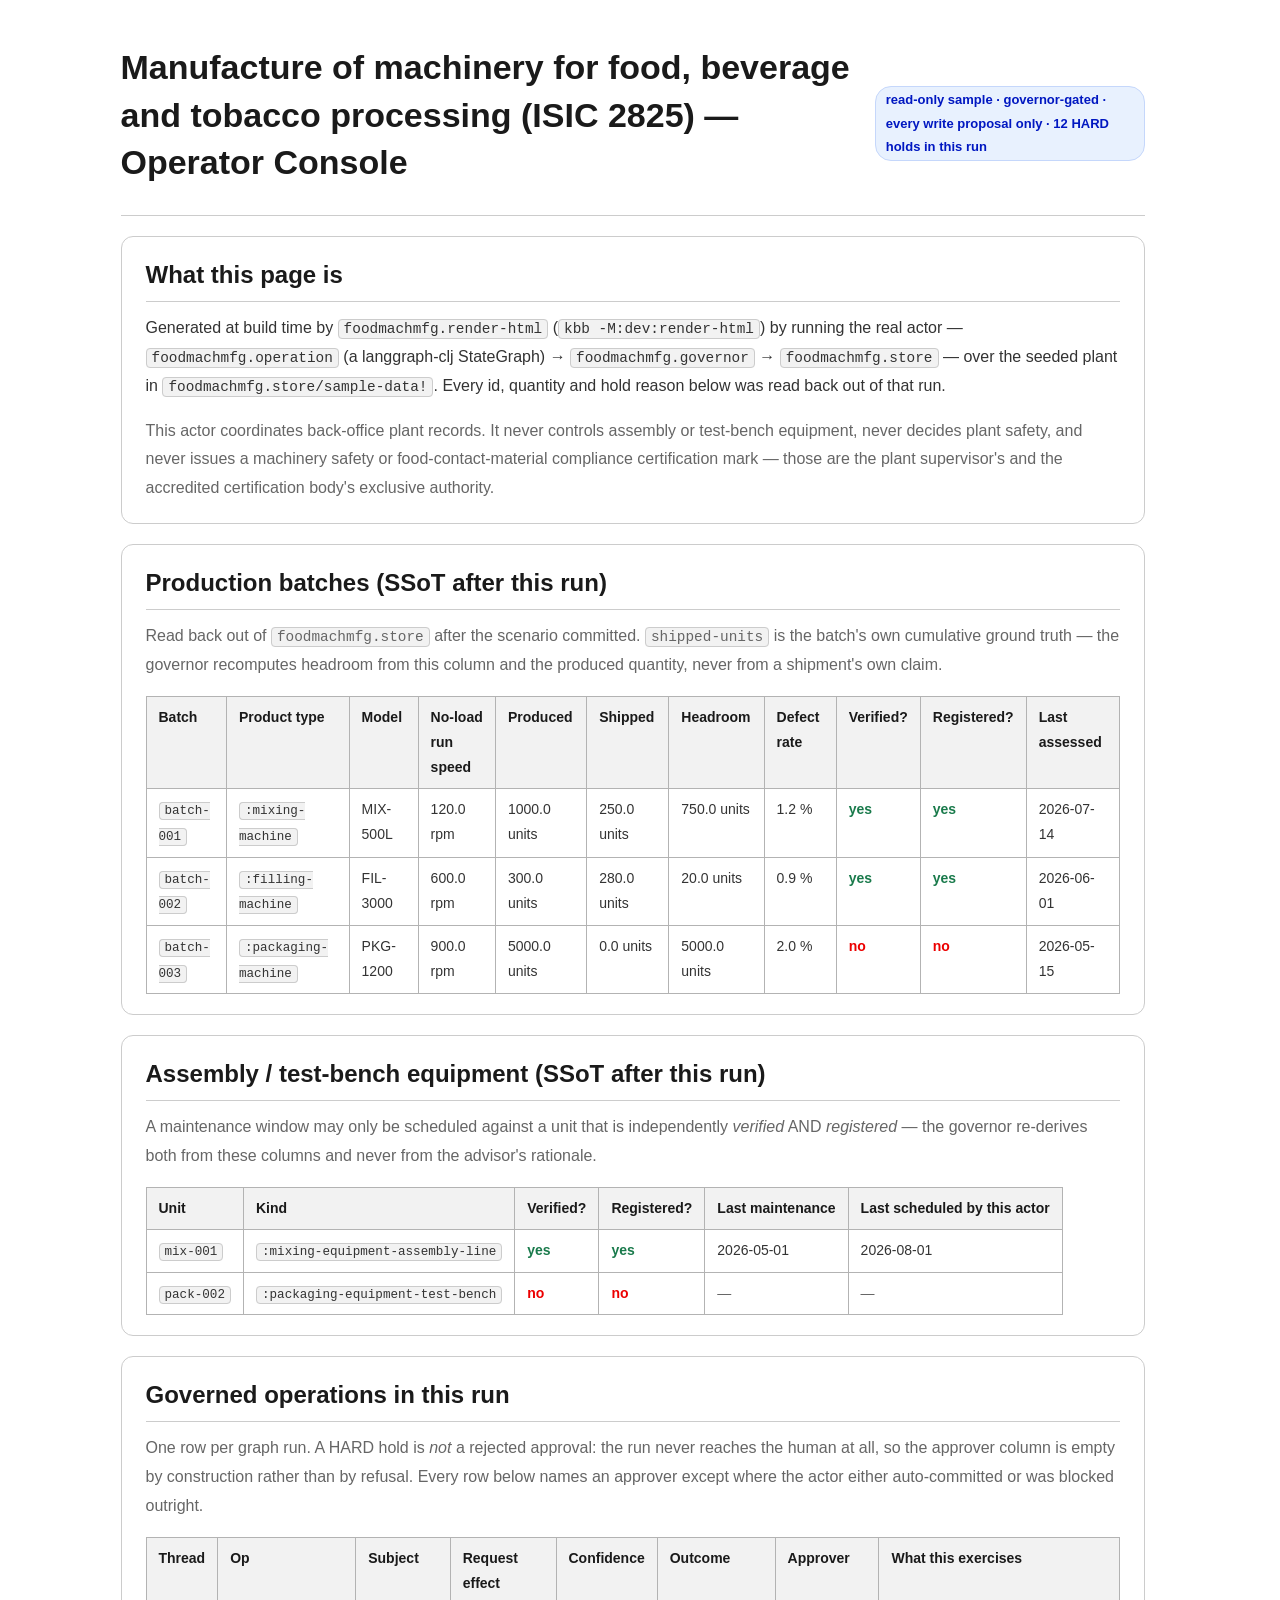
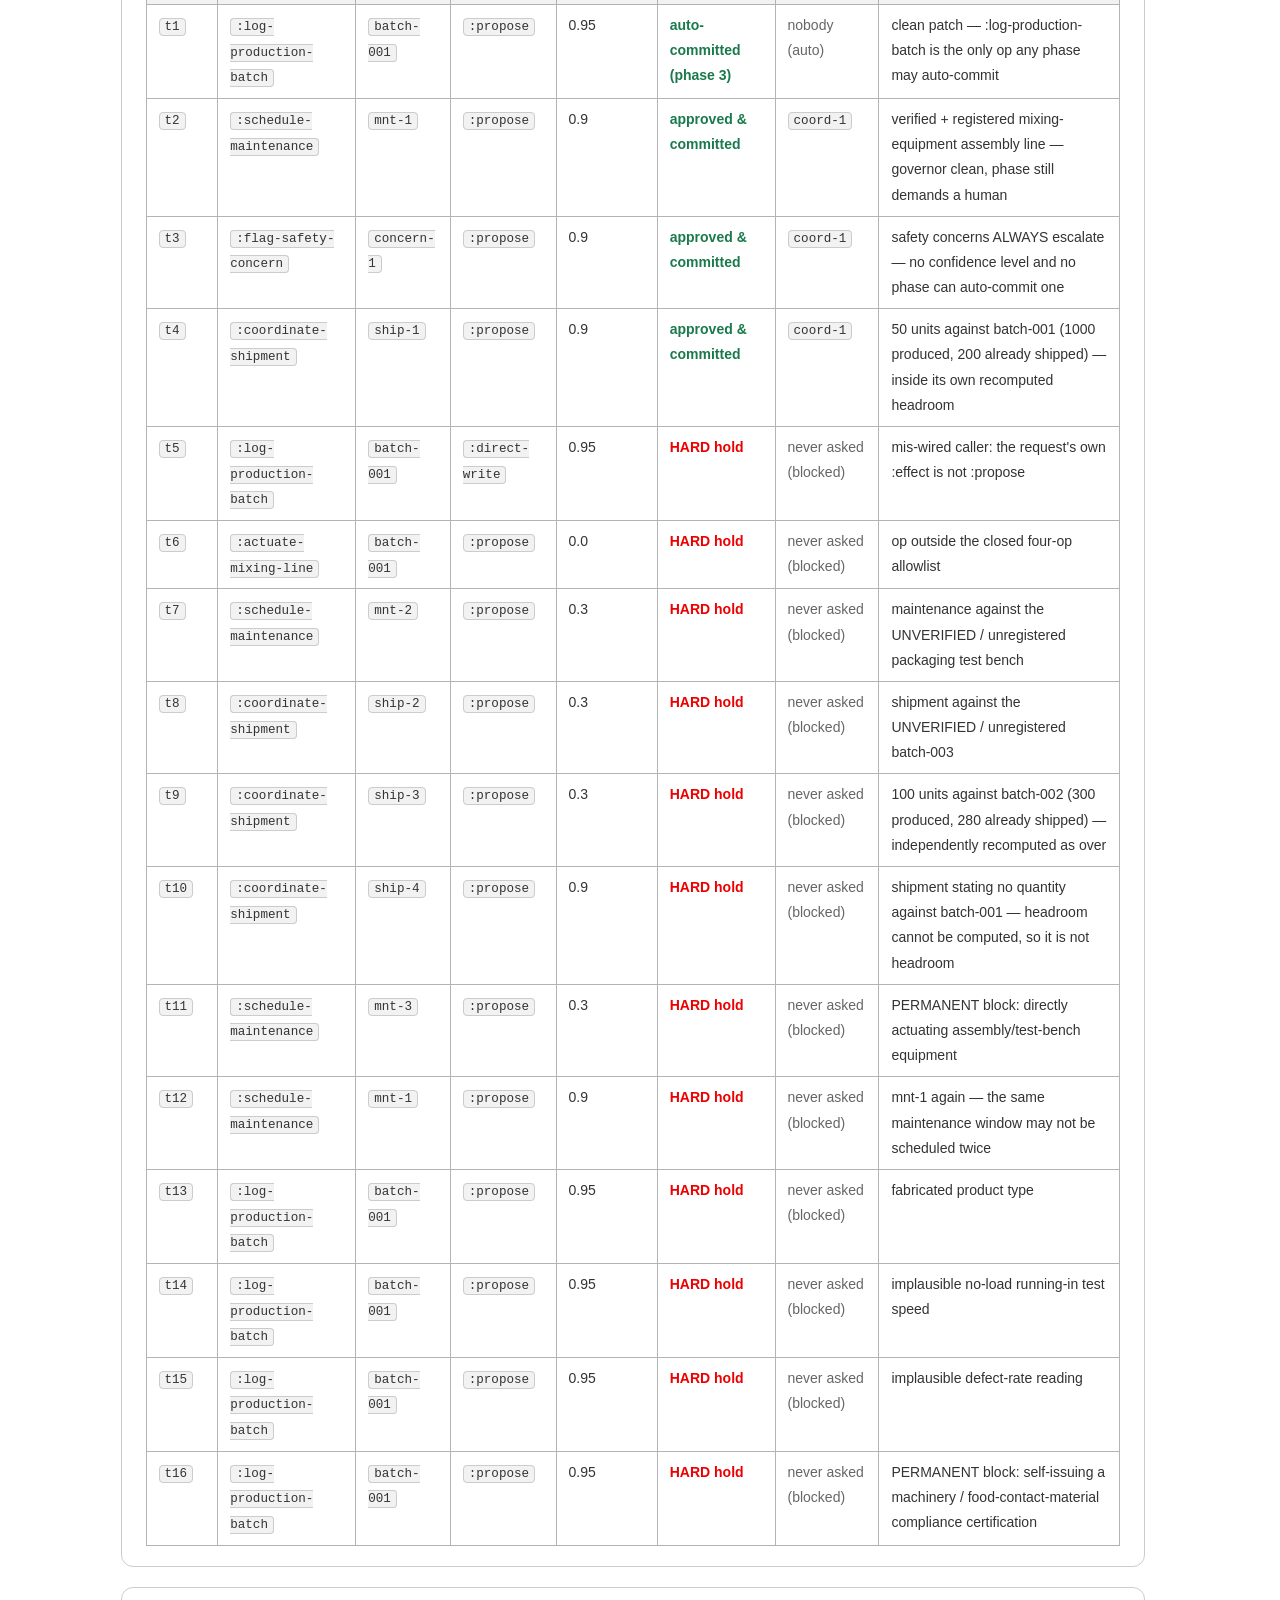
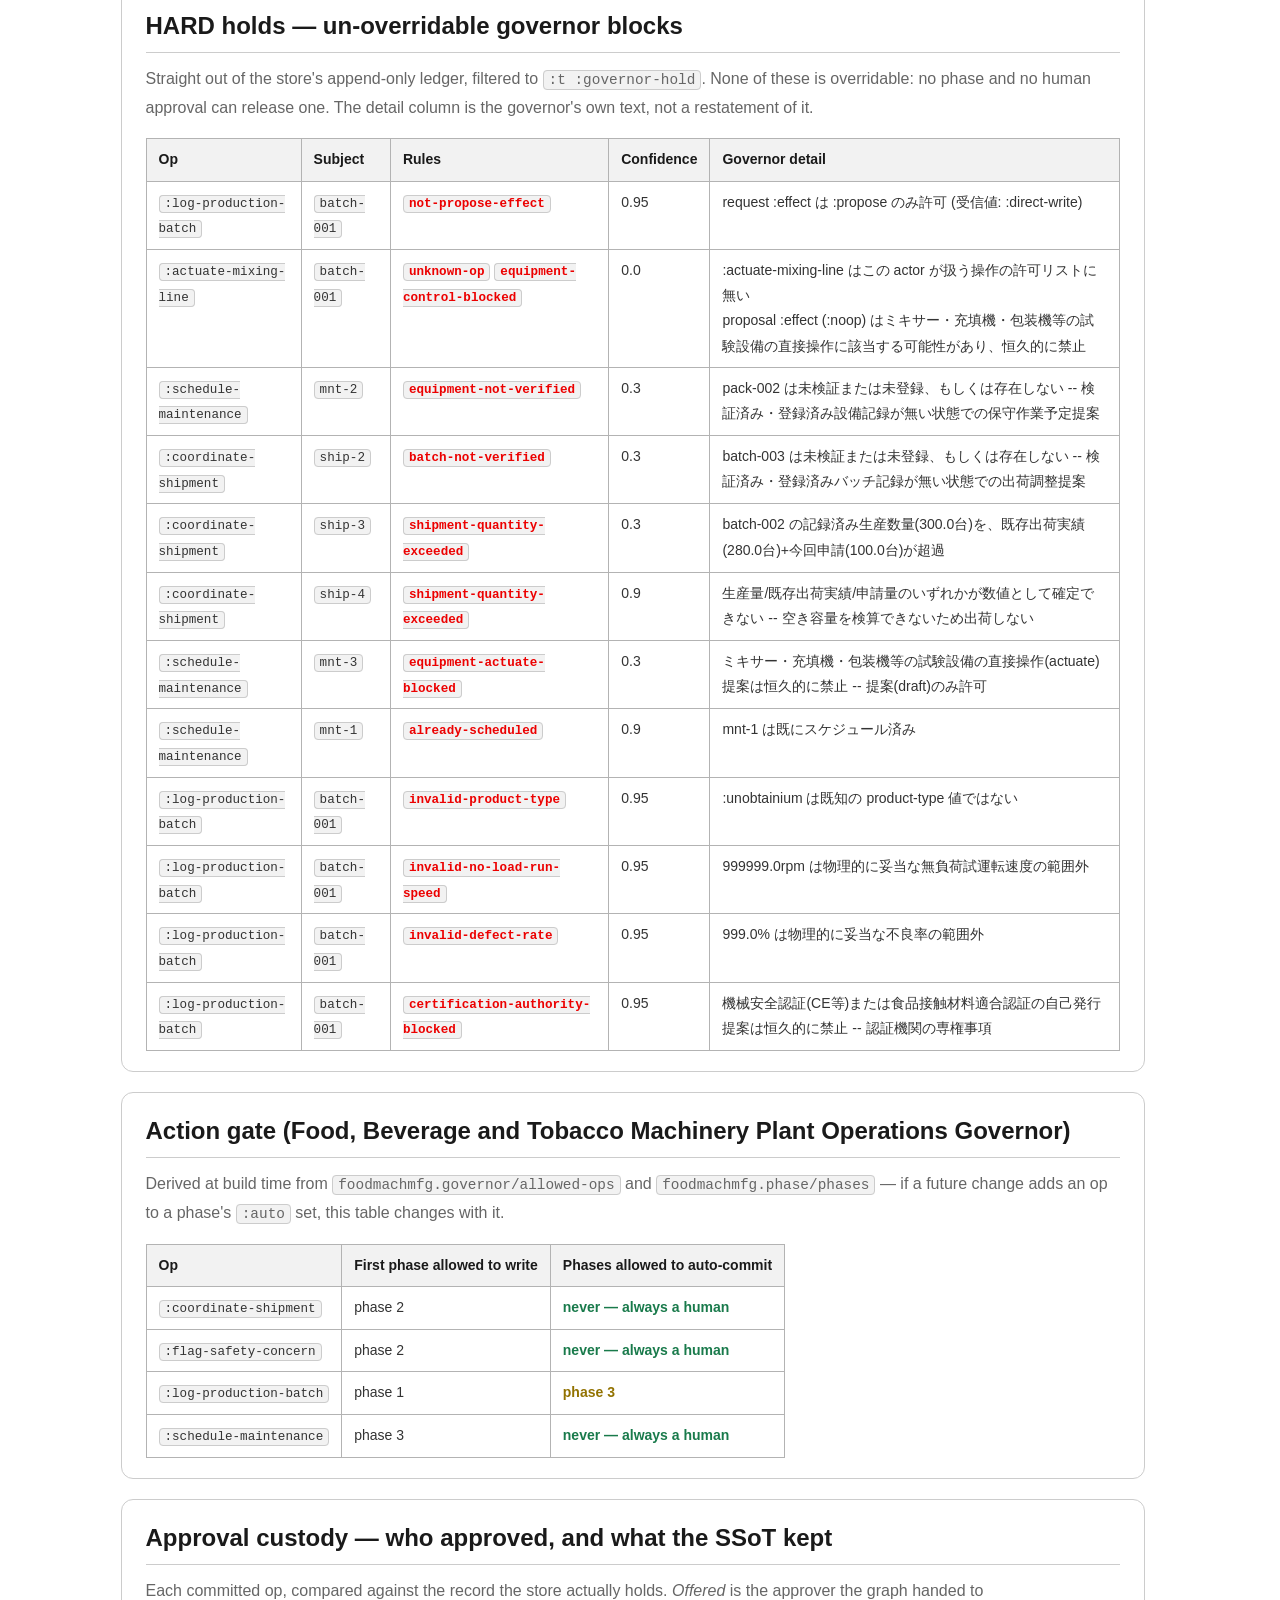
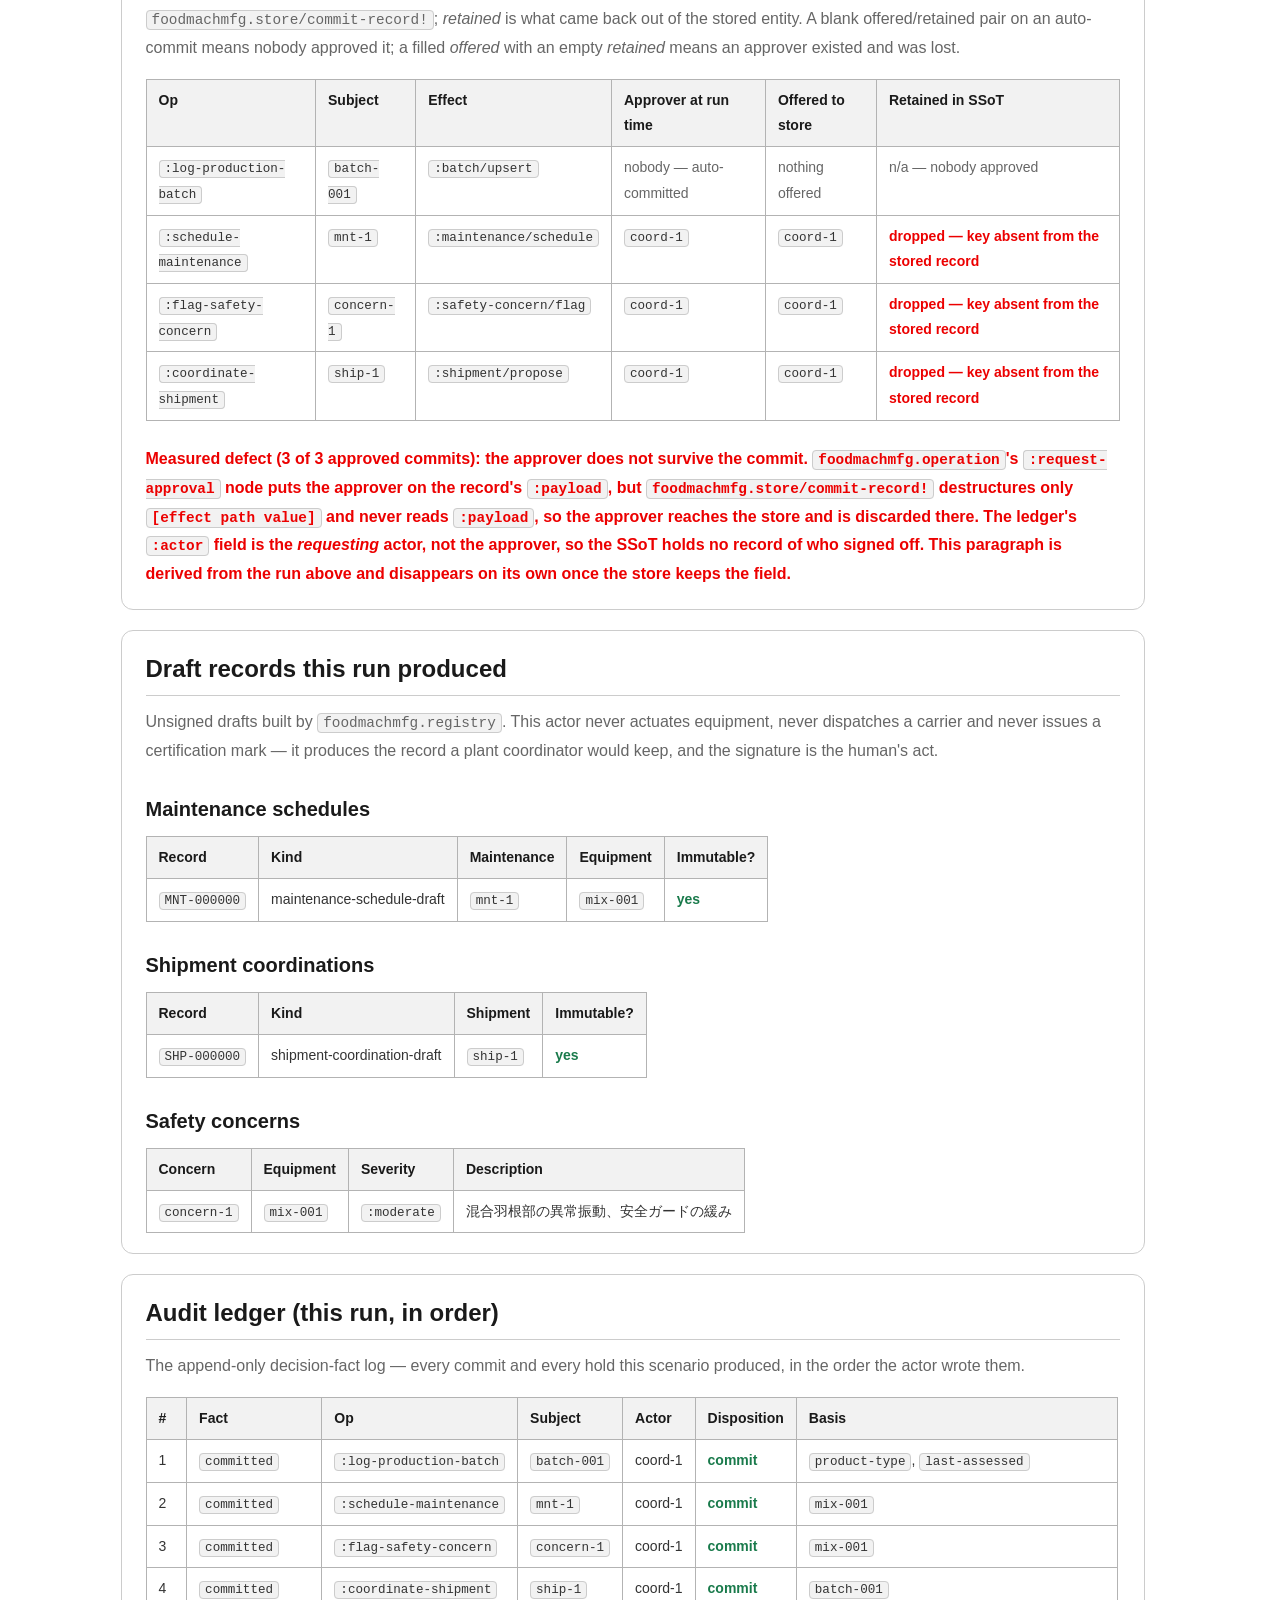
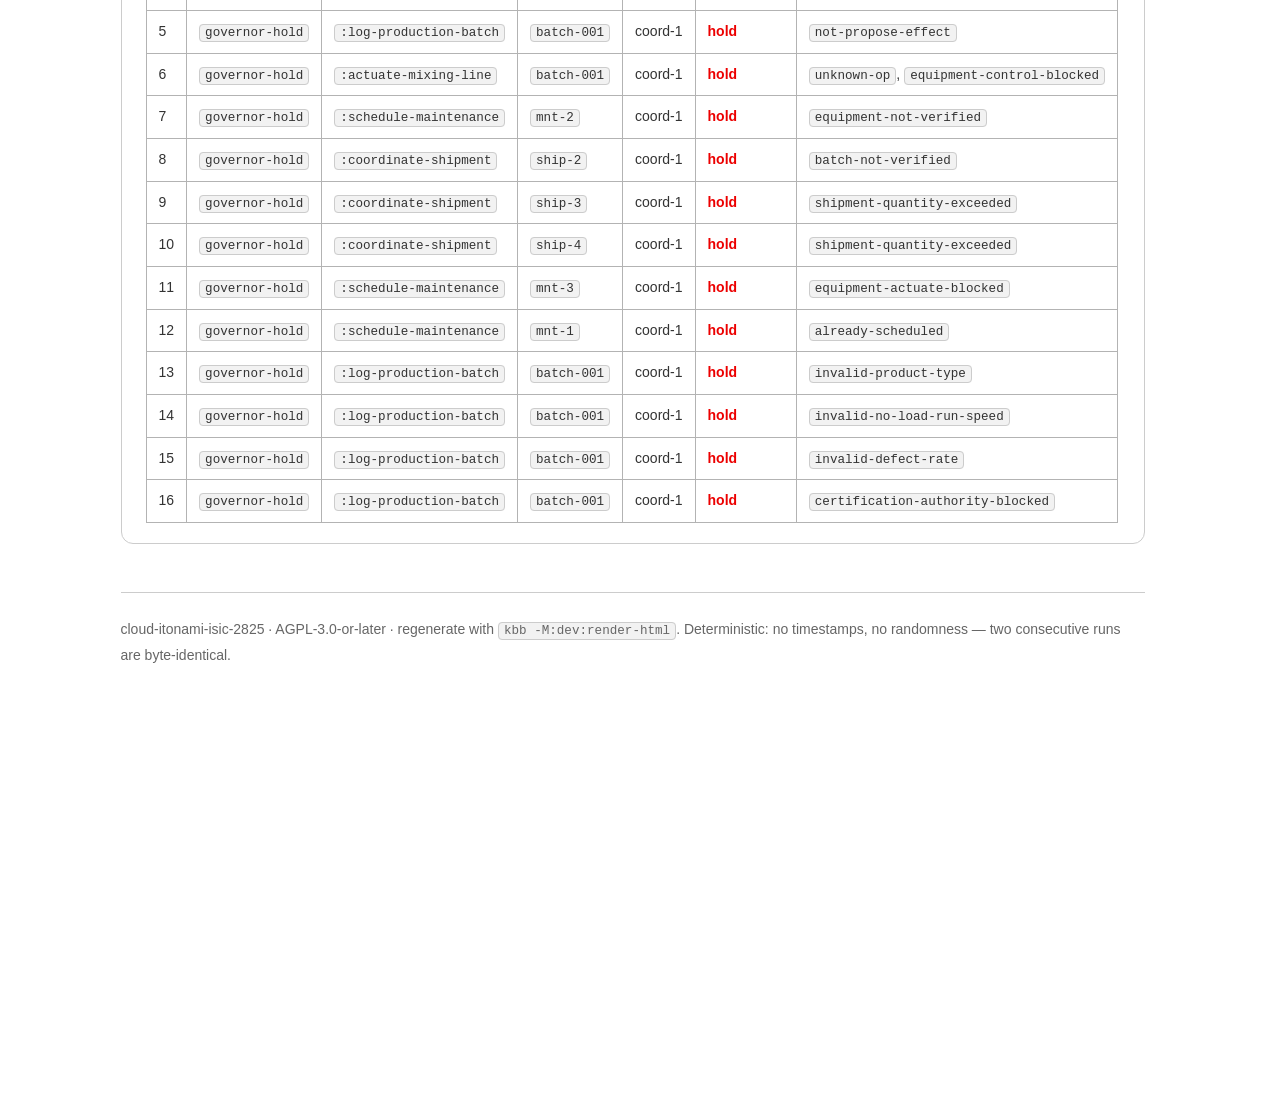
<file: docs/samples/operator-console.html>
<!doctype html>
<html lang="en"><head><meta charset="utf-8">
<meta name="viewport" content="width=device-width, initial-scale=1">
<title>cloud-itonami-isic-2825 · food/beverage/tobacco processing machinery — Operator Console</title>
<style>/* Vendored for offline, reproducible builds -- do not edit by hand.
 *
 * Source:    kotoba-lang/jp-go-digital-design-system
 *            (jp-go-dds.skin/dds+skin = vendored dds.css + the
 *            operator-console compatibility skin)
 * Upstream:  digital-go-jp/design-system (デジタル庁デザインシステム)
 * Filter:    top-level blocks whose selectors are all `.dads-*`
 *            component classes are dropped -- the console emits no
 *            `.dads-*` class, so they cannot match. Token layer,
 *            element rules and skin are kept verbatim.
 * Regenerate: kbb -M:vendor-css  (see dev/vendor_console_css.cljk)
 */
/* jp-go-digital-design-system — vendored CSS
 * Source: https://github.com/digital-go-jp/design-system-example-components-html
 * Upstream commit: 3b34f4c3553fa3bee90bfd8b6fe962ac3055107d — MIT License, Copyright (c) 2025 デジタル庁
 * Generated by scripts/vendor.cljs — DO NOT EDIT BY HAND (re-vendor instead). */
:root {
  --color-primitive-blue-50: #e8f1fe;
  --color-primitive-blue-100: #d9e6ff;
  --color-primitive-blue-200: #c5d7fb;
  --color-primitive-blue-300: #9db7f9;
  --color-primitive-blue-400: #7096f8;
  --color-primitive-blue-500: #4979f5;
  --color-primitive-blue-600: #3460fb;
  --color-primitive-blue-700: #264af4;
  --color-primitive-blue-800: #0031d8;
  --color-primitive-blue-900: #0017c1;
  --color-primitive-blue-1000: #00118f;
  --color-primitive-blue-1100: #000071;
  --color-primitive-blue-1200: #000060;
  --color-primitive-light-blue-50: #f0f9ff;
  --color-primitive-light-blue-100: #dcf0ff;
  --color-primitive-light-blue-200: #c0e4ff;
  --color-primitive-light-blue-300: #97d3ff;
  --color-primitive-light-blue-400: #57b8ff;
  --color-primitive-light-blue-500: #39abff;
  --color-primitive-light-blue-600: #008bf2;
  --color-primitive-light-blue-700: #0877d7;
  --color-primitive-light-blue-800: #0066be;
  --color-primitive-light-blue-900: #0055ad;
  --color-primitive-light-blue-1000: #00428c;
  --color-primitive-light-blue-1100: #00316a;
  --color-primitive-light-blue-1200: #00234b;
  --color-primitive-cyan-50: #e9f7f9;
  --color-primitive-cyan-100: #c8f8ff;
  --color-primitive-cyan-200: #99f2ff;
  --color-primitive-cyan-300: #79e2f2;
  --color-primitive-cyan-400: #2bc8e4;
  --color-primitive-cyan-500: #01b7d6;
  --color-primitive-cyan-600: #00a3bf;
  --color-primitive-cyan-700: #008da6;
  --color-primitive-cyan-800: #008299;
  --color-primitive-cyan-900: #006f83;
  --color-primitive-cyan-1000: #006173;
  --color-primitive-cyan-1100: #004c59;
  --color-primitive-cyan-1200: #003741;
  --color-primitive-green-50: #e6f5ec;
  --color-primitive-green-100: #c2e5d1;
  --color-primitive-green-200: #9bd4b5;
  --color-primitive-green-300: #71c598;
  --color-primitive-green-400: #51b883;
  --color-primitive-green-500: #2cac6e;
  --color-primitive-green-600: #259d63;
  --color-primitive-green-700: #1d8b56;
  --color-primitive-green-800: #197a4b;
  --color-primitive-green-900: #115a36;
  --color-primitive-green-1000: #0c472a;
  --color-primitive-green-1100: #08351f;
  --color-primitive-green-1200: #032213;
  --color-primitive-lime-50: #ebfad9;
  --color-primitive-lime-100: #d0f5a2;
  --color-primitive-lime-200: #c0f354;
  --color-primitive-lime-300: #ade830;
  --color-primitive-lime-400: #9ddd15;
  --color-primitive-lime-500: #8cc80c;
  --color-primitive-lime-600: #7eb40d;
  --color-primitive-lime-700: #6fa104;
  --color-primitive-lime-800: #618e00;
  --color-primitive-lime-900: #507500;
  --color-primitive-lime-1000: #3e5a00;
  --color-primitive-lime-1100: #2c4100;
  --color-primitive-lime-1200: #1e2d00;
  --color-primitive-yellow-50: #fbf5e0;
  --color-primitive-yellow-100: #fff0b3;
  --color-primitive-yellow-200: #ffe380;
  --color-primitive-yellow-300: #ffd43d;
  --color-primitive-yellow-400: #ffc700;
  --color-primitive-yellow-500: #ebb700;
  --color-primitive-yellow-600: #d2a400;
  --color-primitive-yellow-700: #b78f00;
  --color-primitive-yellow-800: #a58000;
  --color-primitive-yellow-900: #927200;
  --color-primitive-yellow-1000: #806300;
  --color-primitive-yellow-1100: #6e5600;
  --color-primitive-yellow-1200: #604b00;
  --color-primitive-orange-50: #ffeee2;
  --color-primitive-orange-100: #ffdfca;
  --color-primitive-orange-200: #ffc199;
  --color-primitive-orange-300: #ffa66d;
  --color-primitive-orange-400: #ff8d44;
  --color-primitive-orange-500: #ff7628;
  --color-primitive-orange-600: #fb5b01;
  --color-primitive-orange-700: #e25100;
  --color-primitive-orange-800: #c74700;
  --color-primitive-orange-900: #ac3e00;
  --color-primitive-orange-1000: #8b3200;
  --color-primitive-orange-1100: #6d2700;
  --color-primitive-orange-1200: #541e00;
  --color-primitive-red-50: #fdeeee;
  --color-primitive-red-100: #ffdada;
  --color-primitive-red-200: #ffbbbb;
  --color-primitive-red-300: #ff9696;
  --color-primitive-red-400: #ff7171;
  --color-primitive-red-500: #ff5454;
  --color-primitive-red-600: #fe3939;
  --color-primitive-red-700: #fa0000;
  --color-primitive-red-800: #ec0000;
  --color-primitive-red-900: #ce0000;
  --color-primitive-red-1000: #a90000;
  --color-primitive-red-1100: #850000;
  --color-primitive-red-1200: #620000;
  --color-primitive-magenta-50: #f3e5f4;
  --color-primitive-magenta-100: #ffd0ff;
  --color-primitive-magenta-200: #ffaeff;
  --color-primitive-magenta-300: #ff8eff;
  --color-primitive-magenta-400: #f661f6;
  --color-primitive-magenta-500: #f137f1;
  --color-primitive-magenta-600: #db00db;
  --color-primitive-magenta-700: #c000c0;
  --color-primitive-magenta-800: #aa00aa;
  --color-primitive-magenta-900: #8b008b;
  --color-primitive-magenta-1000: #6c006c;
  --color-primitive-magenta-1100: #500050;
  --color-primitive-magenta-1200: #3b003b;
  --color-primitive-purple-50: #f1eafa;
  --color-primitive-purple-100: #ecddff;
  --color-primitive-purple-200: #ddc2ff;
  --color-primitive-purple-300: #cda6ff;
  --color-primitive-purple-400: #bb87ff;
  --color-primitive-purple-500: #a565f8;
  --color-primitive-purple-600: #8843e1;
  --color-primitive-purple-700: #6f23d0;
  --color-primitive-purple-800: #5c10be;
  --color-primitive-purple-900: #5109ad;
  --color-primitive-purple-1000: #41048e;
  --color-primitive-purple-1100: #30016c;
  --color-primitive-purple-1200: #21004b;
  --color-neutral-white: #ffffff;
  --color-neutral-black: #000000;
  --color-neutral-solid-gray-50: #f2f2f2;
  --color-neutral-solid-gray-100: #e6e6e6;
  --color-neutral-solid-gray-200: #cccccc;
  --color-neutral-solid-gray-300: #b3b3b3;
  --color-neutral-solid-gray-400: #999999;
  --color-neutral-solid-gray-420: #949494;
  --color-neutral-solid-gray-500: #7f7f7f;
  --color-neutral-solid-gray-536: #767676;
  --color-neutral-solid-gray-600: #666666;
  --color-neutral-solid-gray-700: #4d4d4d;
  --color-neutral-solid-gray-800: #333333;
  --color-neutral-solid-gray-900: #1a1a1a;
  --color-neutral-opacity-gray-50: rgba(0, 0, 0, 0.05);
  --color-neutral-opacity-gray-100: rgba(0, 0, 0, 0.1);
  --color-neutral-opacity-gray-200: rgba(0, 0, 0, 0.2);
  --color-neutral-opacity-gray-300: rgba(0, 0, 0, 0.3);
  --color-neutral-opacity-gray-400: rgba(0, 0, 0, 0.4);
  --color-neutral-opacity-gray-420: rgba(0, 0, 0, 0.42);
  --color-neutral-opacity-gray-500: rgba(0, 0, 0, 0.5);
  --color-neutral-opacity-gray-536: rgba(0, 0, 0, 0.54);
  --color-neutral-opacity-gray-600: rgba(0, 0, 0, 0.6);
  --color-neutral-opacity-gray-700: rgba(0, 0, 0, 0.7);
  --color-neutral-opacity-gray-800: rgba(0, 0, 0, 0.8);
  --color-neutral-opacity-gray-900: rgba(0, 0, 0, 0.9);
  --font-family-sans:
    "Noto Sans JP", -apple-system, BlinkMacSystemFont, sans-serif;
  --font-family-mono: "Noto Sans Mono", monospace;
  --elevation-1:
    0 2px 8px 1px rgba(0, 0, 0, 0.1), 0 1px 5px 0 rgba(0, 0, 0, 0.3);
  --elevation-2:
    0 2px 12px 2px rgba(0, 0, 0, 0.1), 0 1px 6px 0 rgba(0, 0, 0, 0.3);
  --elevation-3:
    0 4px 16px 3px rgba(0, 0, 0, 0.1), 0 1px 6px 0 rgba(0, 0, 0, 0.3);
  --elevation-4:
    0 6px 20px 4px rgba(0, 0, 0, 0.1), 0 2px 6px 0 rgba(0, 0, 0, 0.3);
  --elevation-5:
    0 8px 24px 5px rgba(0, 0, 0, 0.1), 0 2px 10px 0 rgba(0, 0, 0, 0.3);
  --elevation-6:
    0 10px 30px 6px rgba(0, 0, 0, 0.1), 0 3px 12px 0 rgba(0, 0, 0, 0.3);
  --elevation-7:
    0 12px 36px 7px rgba(0, 0, 0, 0.1), 0 3px 14px 0 rgba(0, 0, 0, 0.3);
  --elevation-8:
    0 14px 40px 7px rgba(0, 0, 0, 0.1), 0 3px 16px 0 rgba(0, 0, 0, 0.3);
  --color-semantic-success-1: var(--color-primitive-green-600);
  --color-semantic-success-2: var(--color-primitive-green-800);
  --color-semantic-error-1: var(--color-primitive-red-800);
  --color-semantic-error-2: var(--color-primitive-red-900);
  --color-semantic-warning-yellow-1: var(--color-primitive-yellow-700);
  --color-semantic-warning-yellow-2: var(--color-primitive-yellow-900);
  --color-semantic-warning-orange-1: var(--color-primitive-orange-600);
  --color-semantic-warning-orange-2: var(--color-primitive-orange-800);
  --color-key-50: var(--color-primitive-blue-50);
  --color-key-100: var(--color-primitive-blue-100);
  --color-key-200: var(--color-primitive-blue-200);
  --color-key-300: var(--color-primitive-blue-300);
  --color-key-400: var(--color-primitive-blue-400);
  --color-key-500: var(--color-primitive-blue-500);
  --color-key-600: var(--color-primitive-blue-600);
  --color-key-700: var(--color-primitive-blue-700);
  --color-key-800: var(--color-primitive-blue-800);
  --color-key-900: var(--color-primitive-blue-900);
  --color-key-1000: var(--color-primitive-blue-1000);
  --color-key-1100: var(--color-primitive-blue-1100);
  --color-key-1200: var(--color-primitive-blue-1200);
}

html {
  scrollbar-gutter: stable;
  font-family: var(--font-family-sans);
}

html:has(:modal) {
  overflow: clip;
  scrollbar-gutter: auto;
}

body:has(:modal) {
  overflow: auto;
  scrollbar-gutter: stable;
}

:where(a):any-link {
  color: var(--color-primitive-blue-1000);
  text-decoration: underline;
  text-decoration-thickness: calc(1 / 16 * 1rem);
  text-underline-offset: calc(3 / 16 * 1rem);
}

:where(a):visited {
  color: var(--color-primitive-magenta-900);
}

@media (hover: hover) {
  :where(a):hover {
    color: var(--color-primitive-blue-900);
    text-decoration-thickness: calc(3 / 16 * 1rem);
  }
}

:where(a):active {
  color: var(--color-primitive-orange-800);
  text-decoration-thickness: calc(1 / 16 * 1rem);
}

:focus-visible {
  outline: calc(4 / 16 * 1rem) solid var(--color-neutral-black);
  outline-offset: calc(2 / 16 * 1rem);
  border-radius: calc(4 / 16 * 1rem);
  box-shadow: 0 0 0 calc(2 / 16 * 1rem) var(--color-primitive-yellow-300);
}

body { font-family: var(--font-family-sans); color: var(--color-neutral-solid-gray-800); background: var(--color-neutral-white); line-height: 1.8; max-width: 64rem; margin: 0 auto; padding: 2rem 1rem 4rem; }
.container { max-width: 100%; margin: 0; padding: 0; }
h1 { font-size: 2.125rem; font-weight: 700; line-height: 1.4; margin: 0 0 1rem; color: var(--color-neutral-solid-gray-900); }
h2 { font-size: 1.5rem; font-weight: 700; line-height: 1.5; margin: 2.5rem 0 .75rem; padding-bottom: .5rem; border-bottom: 1px solid var(--color-neutral-solid-gray-200); color: var(--color-neutral-solid-gray-900); }
h3 { font-size: 1.25rem; font-weight: 700; line-height: 1.5; margin: 1.75rem 0 .5rem; color: var(--color-neutral-solid-gray-900); }
p { margin: 0 0 1rem; }
ul,ol { margin: 0 0 1rem; padding-left: 1.25rem; }
li { margin-block: .25rem; }
a { color: var(--color-key-900); }
.cta-button,.btn,.cta-primary,.cta-secondary { display: inline-block; text-decoration: none; font-weight: 700; padding: calc(12 / 16 * 1rem) calc(24 / 16 * 1rem); border-radius: calc(8 / 16 * 1rem); margin: .25rem .5rem .25rem 0; }
.cta-primary,.btn.primary { background: var(--color-key-900); color: var(--color-neutral-white); border: 1px solid var(--color-key-900); }
.cta-secondary,.btn.secondary { background: var(--color-neutral-white); color: var(--color-key-900); border: 1px solid var(--color-key-900); }
.cta,.cta-section,.ctas { margin: 1.5rem 0; }
table:not(.dads-table__table) { display: block; overflow-x: auto; max-width: 100%; border-collapse: collapse; width: 100%; margin: .75rem 0 1.5rem; font-size: .875rem; }
:not(.dads-table__table)>*>tr>th,:not(.dads-table__table)>*>tr>td { border: 1px solid var(--color-neutral-solid-gray-300); padding: .5rem .75rem; text-align: left; vertical-align: top; }
:not(.dads-table__table)>*>tr>th { background: var(--color-neutral-solid-gray-50); font-weight: 700; color: var(--color-neutral-solid-gray-900); }
code,pre { font-family: var(--font-family-mono); }
code { background: var(--color-neutral-solid-gray-50); border: 1px solid var(--color-neutral-solid-gray-200); border-radius: 4px; padding: 1px 5px; font-size: .9em; }
pre { background: var(--color-neutral-solid-gray-50); border: 1px solid var(--color-neutral-solid-gray-200); border-radius: 8px; padding: 1rem; overflow-x: auto; font-size: .8125rem; line-height: 1.7; }
pre code { background: none; border: 0; padding: 0; }
.ok { color: var(--color-semantic-success-2); font-weight: 700; }
.warn { color: var(--color-semantic-warning-yellow-2); font-weight: 700; }
.err,.critical { color: var(--color-semantic-error-1); font-weight: 700; }
.critical-cell { background: var(--color-semantic-error-1); color: var(--color-neutral-white); font-weight: 700; }
.muted { color: var(--color-neutral-solid-gray-600); font-weight: 400; }
.card,.banner,.pitch,.note,.problem,.differentiator,.what-not,.offer-list,.links,.links-section { border: 1px solid var(--color-neutral-solid-gray-200); border-radius: 12px; padding: 1.25rem 1.5rem; margin: 1.25rem 0; background: var(--color-neutral-white); }
.banner,.note { background: var(--color-neutral-solid-gray-50); }
.card>:first-child,.banner>:first-child,.pitch>:first-child { margin-top: 0; }
.card>:last-child,.banner>:last-child,.pitch>:last-child { margin-bottom: 0; }
.badge,.isic-badge,.tag,.classification { display: inline-block; font-size: .8125rem; font-weight: 700; padding: .1rem .625rem; border-radius: 1rem; background: var(--color-primitive-blue-50); color: var(--color-key-900); border: 1px solid var(--color-primitive-blue-200); }
.bar { display: flex; align-items: center; gap: .75rem; padding: .75rem 0; margin-bottom: 1rem; border-bottom: 1px solid var(--color-neutral-solid-gray-200); }
.subtitle { color: var(--color-neutral-solid-gray-600); margin: 0 0 1rem; }
.num,.amt { font-family: var(--font-family-mono); font-variant-numeric: tabular-nums; }
footer,.footer { margin-top: 3rem; padding-top: 1.5rem; border-top: 1px solid var(--color-neutral-solid-gray-200); color: var(--color-neutral-solid-gray-600); font-size: .875rem; }
img,svg { max-width: 100%; height: auto; }</style></head><body>
<header class="bar">
  <h1>Manufacture of machinery for food, beverage and tobacco processing (ISIC 2825) — Operator Console</h1>
  <span class="badge">read-only sample · governor-gated · every write proposal only · 12 HARD holds in this run</span>
</header>
<main>
  <section class="card">
    <h2>What this page is</h2>
    <p>Generated at build time by <code>foodmachmfg.render-html</code> (<code>kbb -M:dev:render-html</code>) by running the real actor — <code>foodmachmfg.operation</code> (a langgraph-clj StateGraph) → <code>foodmachmfg.governor</code> → <code>foodmachmfg.store</code> — over the seeded plant in <code>foodmachmfg.store/sample-data!</code>. Every id, quantity and hold reason below was read back out of that run.</p>
    <p class="muted">This actor coordinates back-office plant records. It never controls assembly or test-bench equipment, never decides plant safety, and never issues a machinery safety or food-contact-material compliance certification mark — those are the plant supervisor's and the accredited certification body's exclusive authority.</p>
  </section>
  <section class="card">
    <h2>Production batches (SSoT after this run)</h2>
    <p class="muted">Read back out of <code>foodmachmfg.store</code> after the scenario committed. <code>shipped-units</code> is the batch's own cumulative ground truth — the governor recomputes headroom from this column and the produced quantity, never from a shipment's own claim.</p>
    <table>
      <thead><tr><th>Batch</th><th>Product type</th><th>Model</th><th>No-load run speed</th><th>Produced</th><th>Shipped</th><th>Headroom</th><th>Defect rate</th><th>Verified?</th><th>Registered?</th><th>Last assessed</th></tr></thead>
      <tbody>
        <tr><td><code>batch-001</code></td><td><code>:mixing-machine</code></td><td>MIX-500L</td><td>120.0 rpm</td><td>1000.0 units</td><td>250.0 units</td><td>750.0 units</td><td>1.2 %</td><td><span class="ok">yes</span></td><td><span class="ok">yes</span></td><td>2026-07-14</td></tr>
        <tr><td><code>batch-002</code></td><td><code>:filling-machine</code></td><td>FIL-3000</td><td>600.0 rpm</td><td>300.0 units</td><td>280.0 units</td><td>20.0 units</td><td>0.9 %</td><td><span class="ok">yes</span></td><td><span class="ok">yes</span></td><td>2026-06-01</td></tr>
        <tr><td><code>batch-003</code></td><td><code>:packaging-machine</code></td><td>PKG-1200</td><td>900.0 rpm</td><td>5000.0 units</td><td>0.0 units</td><td>5000.0 units</td><td>2.0 %</td><td><span class="critical">no</span></td><td><span class="critical">no</span></td><td>2026-05-15</td></tr>
      </tbody>
    </table>
  </section>
  <section class="card">
    <h2>Assembly / test-bench equipment (SSoT after this run)</h2>
    <p class="muted">A maintenance window may only be scheduled against a unit that is independently <em>verified</em> AND <em>registered</em> — the governor re-derives both from these columns and never from the advisor's rationale.</p>
    <table>
      <thead><tr><th>Unit</th><th>Kind</th><th>Verified?</th><th>Registered?</th><th>Last maintenance</th><th>Last scheduled by this actor</th></tr></thead>
      <tbody>
        <tr><td><code>mix-001</code></td><td><code>:mixing-equipment-assembly-line</code></td><td><span class="ok">yes</span></td><td><span class="ok">yes</span></td><td>2026-05-01</td><td>2026-08-01</td></tr>
        <tr><td><code>pack-002</code></td><td><code>:packaging-equipment-test-bench</code></td><td><span class="critical">no</span></td><td><span class="critical">no</span></td><td><span class="muted">—</span></td><td><span class="muted">—</span></td></tr>
      </tbody>
    </table>
  </section>
  <section class="card">
    <h2>Governed operations in this run</h2>
    <p class="muted">One row per graph run. A HARD hold is <em>not</em> a rejected approval: the run never reaches the human at all, so the approver column is empty by construction rather than by refusal. Every row below names an approver except where the actor either auto-committed or was blocked outright.</p>
    <table>
      <thead><tr><th>Thread</th><th>Op</th><th>Subject</th><th>Request effect</th><th>Confidence</th><th>Outcome</th><th>Approver</th><th>What this exercises</th></tr></thead>
      <tbody>
        <tr><td><code>t1</code></td><td><code>:log-production-batch</code></td><td><code>batch-001</code></td><td><code>:propose</code></td><td>0.95</td><td><span class="ok">auto-committed (phase 3)</span></td><td><span class="muted">nobody (auto)</span></td><td>clean patch — :log-production-batch is the only op any phase may auto-commit</td></tr>
        <tr><td><code>t2</code></td><td><code>:schedule-maintenance</code></td><td><code>mnt-1</code></td><td><code>:propose</code></td><td>0.9</td><td><span class="ok">approved &amp; committed</span></td><td><code>coord-1</code></td><td>verified + registered mixing-equipment assembly line — governor clean, phase still demands a human</td></tr>
        <tr><td><code>t3</code></td><td><code>:flag-safety-concern</code></td><td><code>concern-1</code></td><td><code>:propose</code></td><td>0.9</td><td><span class="ok">approved &amp; committed</span></td><td><code>coord-1</code></td><td>safety concerns ALWAYS escalate — no confidence level and no phase can auto-commit one</td></tr>
        <tr><td><code>t4</code></td><td><code>:coordinate-shipment</code></td><td><code>ship-1</code></td><td><code>:propose</code></td><td>0.9</td><td><span class="ok">approved &amp; committed</span></td><td><code>coord-1</code></td><td>50 units against batch-001 (1000 produced, 200 already shipped) — inside its own recomputed headroom</td></tr>
        <tr><td><code>t5</code></td><td><code>:log-production-batch</code></td><td><code>batch-001</code></td><td><code>:direct-write</code></td><td>0.95</td><td><span class="critical">HARD hold</span></td><td><span class="muted">never asked (blocked)</span></td><td>mis-wired caller: the request's own :effect is not :propose</td></tr>
        <tr><td><code>t6</code></td><td><code>:actuate-mixing-line</code></td><td><code>batch-001</code></td><td><code>:propose</code></td><td>0.0</td><td><span class="critical">HARD hold</span></td><td><span class="muted">never asked (blocked)</span></td><td>op outside the closed four-op allowlist</td></tr>
        <tr><td><code>t7</code></td><td><code>:schedule-maintenance</code></td><td><code>mnt-2</code></td><td><code>:propose</code></td><td>0.3</td><td><span class="critical">HARD hold</span></td><td><span class="muted">never asked (blocked)</span></td><td>maintenance against the UNVERIFIED / unregistered packaging test bench</td></tr>
        <tr><td><code>t8</code></td><td><code>:coordinate-shipment</code></td><td><code>ship-2</code></td><td><code>:propose</code></td><td>0.3</td><td><span class="critical">HARD hold</span></td><td><span class="muted">never asked (blocked)</span></td><td>shipment against the UNVERIFIED / unregistered batch-003</td></tr>
        <tr><td><code>t9</code></td><td><code>:coordinate-shipment</code></td><td><code>ship-3</code></td><td><code>:propose</code></td><td>0.3</td><td><span class="critical">HARD hold</span></td><td><span class="muted">never asked (blocked)</span></td><td>100 units against batch-002 (300 produced, 280 already shipped) — independently recomputed as over</td></tr>
        <tr><td><code>t10</code></td><td><code>:coordinate-shipment</code></td><td><code>ship-4</code></td><td><code>:propose</code></td><td>0.9</td><td><span class="critical">HARD hold</span></td><td><span class="muted">never asked (blocked)</span></td><td>shipment stating no quantity against batch-001 — headroom cannot be computed, so it is not headroom</td></tr>
        <tr><td><code>t11</code></td><td><code>:schedule-maintenance</code></td><td><code>mnt-3</code></td><td><code>:propose</code></td><td>0.3</td><td><span class="critical">HARD hold</span></td><td><span class="muted">never asked (blocked)</span></td><td>PERMANENT block: directly actuating assembly/test-bench equipment</td></tr>
        <tr><td><code>t12</code></td><td><code>:schedule-maintenance</code></td><td><code>mnt-1</code></td><td><code>:propose</code></td><td>0.9</td><td><span class="critical">HARD hold</span></td><td><span class="muted">never asked (blocked)</span></td><td>mnt-1 again — the same maintenance window may not be scheduled twice</td></tr>
        <tr><td><code>t13</code></td><td><code>:log-production-batch</code></td><td><code>batch-001</code></td><td><code>:propose</code></td><td>0.95</td><td><span class="critical">HARD hold</span></td><td><span class="muted">never asked (blocked)</span></td><td>fabricated product type</td></tr>
        <tr><td><code>t14</code></td><td><code>:log-production-batch</code></td><td><code>batch-001</code></td><td><code>:propose</code></td><td>0.95</td><td><span class="critical">HARD hold</span></td><td><span class="muted">never asked (blocked)</span></td><td>implausible no-load running-in test speed</td></tr>
        <tr><td><code>t15</code></td><td><code>:log-production-batch</code></td><td><code>batch-001</code></td><td><code>:propose</code></td><td>0.95</td><td><span class="critical">HARD hold</span></td><td><span class="muted">never asked (blocked)</span></td><td>implausible defect-rate reading</td></tr>
        <tr><td><code>t16</code></td><td><code>:log-production-batch</code></td><td><code>batch-001</code></td><td><code>:propose</code></td><td>0.95</td><td><span class="critical">HARD hold</span></td><td><span class="muted">never asked (blocked)</span></td><td>PERMANENT block: self-issuing a machinery / food-contact-material compliance certification</td></tr>
      </tbody>
    </table>
  </section>
  <section class="card">
    <h2>HARD holds — un-overridable governor blocks</h2>
    <p class="muted">Straight out of the store's append-only ledger, filtered to <code>:t :governor-hold</code>. None of these is overridable: no phase and no human approval can release one. The detail column is the governor's own text, not a restatement of it.</p>
    <table>
      <thead><tr><th>Op</th><th>Subject</th><th>Rules</th><th>Confidence</th><th>Governor detail</th></tr></thead>
      <tbody>
        <tr><td><code>:log-production-batch</code></td><td><code>batch-001</code></td><td><code class="critical">not-propose-effect</code></td><td>0.95</td><td>request :effect は :propose のみ許可 (受信値: :direct-write)</td></tr>
        <tr><td><code>:actuate-mixing-line</code></td><td><code>batch-001</code></td><td><code class="critical">unknown-op</code> <code class="critical">equipment-control-blocked</code></td><td>0.0</td><td>:actuate-mixing-line はこの actor が扱う操作の許可リストに無い<br>proposal :effect (:noop) はミキサー・充填機・包装機等の試験設備の直接操作に該当する可能性があり、恒久的に禁止</td></tr>
        <tr><td><code>:schedule-maintenance</code></td><td><code>mnt-2</code></td><td><code class="critical">equipment-not-verified</code></td><td>0.3</td><td>pack-002 は未検証または未登録、もしくは存在しない -- 検証済み・登録済み設備記録が無い状態での保守作業予定提案</td></tr>
        <tr><td><code>:coordinate-shipment</code></td><td><code>ship-2</code></td><td><code class="critical">batch-not-verified</code></td><td>0.3</td><td>batch-003 は未検証または未登録、もしくは存在しない -- 検証済み・登録済みバッチ記録が無い状態での出荷調整提案</td></tr>
        <tr><td><code>:coordinate-shipment</code></td><td><code>ship-3</code></td><td><code class="critical">shipment-quantity-exceeded</code></td><td>0.3</td><td>batch-002 の記録済み生産数量(300.0台)を、既存出荷実績(280.0台)+今回申請(100.0台)が超過</td></tr>
        <tr><td><code>:coordinate-shipment</code></td><td><code>ship-4</code></td><td><code class="critical">shipment-quantity-exceeded</code></td><td>0.9</td><td>生産量/既存出荷実績/申請量のいずれかが数値として確定できない -- 空き容量を検算できないため出荷しない</td></tr>
        <tr><td><code>:schedule-maintenance</code></td><td><code>mnt-3</code></td><td><code class="critical">equipment-actuate-blocked</code></td><td>0.3</td><td>ミキサー・充填機・包装機等の試験設備の直接操作(actuate)提案は恒久的に禁止 -- 提案(draft)のみ許可</td></tr>
        <tr><td><code>:schedule-maintenance</code></td><td><code>mnt-1</code></td><td><code class="critical">already-scheduled</code></td><td>0.9</td><td>mnt-1 は既にスケジュール済み</td></tr>
        <tr><td><code>:log-production-batch</code></td><td><code>batch-001</code></td><td><code class="critical">invalid-product-type</code></td><td>0.95</td><td>:unobtainium は既知の product-type 値ではない</td></tr>
        <tr><td><code>:log-production-batch</code></td><td><code>batch-001</code></td><td><code class="critical">invalid-no-load-run-speed</code></td><td>0.95</td><td>999999.0rpm は物理的に妥当な無負荷試運転速度の範囲外</td></tr>
        <tr><td><code>:log-production-batch</code></td><td><code>batch-001</code></td><td><code class="critical">invalid-defect-rate</code></td><td>0.95</td><td>999.0% は物理的に妥当な不良率の範囲外</td></tr>
        <tr><td><code>:log-production-batch</code></td><td><code>batch-001</code></td><td><code class="critical">certification-authority-blocked</code></td><td>0.95</td><td>機械安全認証(CE等)または食品接触材料適合認証の自己発行提案は恒久的に禁止 -- 認証機関の専権事項</td></tr>
      </tbody>
    </table>
  </section>
  <section class="card">
    <h2>Action gate (Food, Beverage and Tobacco Machinery Plant Operations Governor)</h2>
    <p class="muted">Derived at build time from <code>foodmachmfg.governor/allowed-ops</code> and <code>foodmachmfg.phase/phases</code> — if a future change adds an op to a phase's <code>:auto</code> set, this table changes with it.</p>
    <table>
      <thead><tr><th>Op</th><th>First phase allowed to write</th><th>Phases allowed to auto-commit</th></tr></thead>
      <tbody>
        <tr><td><code>:coordinate-shipment</code></td><td>phase 2</td><td><span class="ok">never — always a human</span></td></tr>
        <tr><td><code>:flag-safety-concern</code></td><td>phase 2</td><td><span class="ok">never — always a human</span></td></tr>
        <tr><td><code>:log-production-batch</code></td><td>phase 1</td><td><span class="warn">phase 3</span></td></tr>
        <tr><td><code>:schedule-maintenance</code></td><td>phase 3</td><td><span class="ok">never — always a human</span></td></tr>
      </tbody>
    </table>
  </section>
  <section class="card">
    <h2>Approval custody — who approved, and what the SSoT kept</h2>
    <p class="muted">Each committed op, compared against the record the store actually holds. <em>Offered</em> is the approver the graph handed to <code>foodmachmfg.store/commit-record!</code>; <em>retained</em> is what came back out of the stored entity. A blank offered/retained pair on an auto-commit means nobody approved it; a filled <em>offered</em> with an empty <em>retained</em> means an approver existed and was lost.</p>
    <table>
      <thead><tr><th>Op</th><th>Subject</th><th>Effect</th><th>Approver at run time</th><th>Offered to store</th><th>Retained in SSoT</th></tr></thead>
      <tbody>
        <tr><td><code>:log-production-batch</code></td><td><code>batch-001</code></td><td><code>:batch/upsert</code></td><td><span class="muted">nobody — auto-committed</span></td><td><span class="muted">nothing offered</span></td><td><span class="muted">n/a — nobody approved</span></td></tr>
        <tr><td><code>:schedule-maintenance</code></td><td><code>mnt-1</code></td><td><code>:maintenance/schedule</code></td><td><code>coord-1</code></td><td><code>coord-1</code></td><td><span class="critical">dropped — key absent from the stored record</span></td></tr>
        <tr><td><code>:flag-safety-concern</code></td><td><code>concern-1</code></td><td><code>:safety-concern/flag</code></td><td><code>coord-1</code></td><td><code>coord-1</code></td><td><span class="critical">dropped — key absent from the stored record</span></td></tr>
        <tr><td><code>:coordinate-shipment</code></td><td><code>ship-1</code></td><td><code>:shipment/propose</code></td><td><code>coord-1</code></td><td><code>coord-1</code></td><td><span class="critical">dropped — key absent from the stored record</span></td></tr>
      </tbody>
    </table>
    <p class="critical"><strong>Measured defect (3 of 3 approved commits): the approver does not survive the commit.</strong> <code>foodmachmfg.operation</code>'s <code>:request-approval</code> node puts the approver on the record's <code>:payload</code>, but <code>foodmachmfg.store/commit-record!</code> destructures only <code>[effect path value]</code> and never reads <code>:payload</code>, so the approver reaches the store and is discarded there. The ledger's <code>:actor</code> field is the <em>requesting</em> actor, not the approver, so the SSoT holds no record of who signed off. This paragraph is derived from the run above and disappears on its own once the store keeps the field.</p>
  </section>
  <section class="card">
    <h2>Draft records this run produced</h2>
    <p class="muted">Unsigned drafts built by <code>foodmachmfg.registry</code>. This actor never actuates equipment, never dispatches a carrier and never issues a certification mark — it produces the record a plant coordinator would keep, and the signature is the human's act.</p>
    <h3>Maintenance schedules</h3>
    <table>
      <thead><tr><th>Record</th><th>Kind</th><th>Maintenance</th><th>Equipment</th><th>Immutable?</th></tr></thead>
      <tbody>
        <tr><td><code>MNT-000000</code></td><td>maintenance-schedule-draft</td><td><code>mnt-1</code></td><td><code>mix-001</code></td><td><span class="ok">yes</span></td></tr>
      </tbody>
    </table>
    <h3>Shipment coordinations</h3>
    <table>
      <thead><tr><th>Record</th><th>Kind</th><th>Shipment</th><th>Immutable?</th></tr></thead>
      <tbody>
        <tr><td><code>SHP-000000</code></td><td>shipment-coordination-draft</td><td><code>ship-1</code></td><td><span class="ok">yes</span></td></tr>
      </tbody>
    </table>
    <h3>Safety concerns</h3>
    <table>
      <thead><tr><th>Concern</th><th>Equipment</th><th>Severity</th><th>Description</th></tr></thead>
      <tbody>
        <tr><td><code>concern-1</code></td><td><code>mix-001</code></td><td><code>:moderate</code></td><td>混合羽根部の異常振動、安全ガードの緩み</td></tr>
      </tbody>
    </table>
  </section>
  <section class="card">
    <h2>Audit ledger (this run, in order)</h2>
    <p class="muted">The append-only decision-fact log — every commit and every hold this scenario produced, in the order the actor wrote them.</p>
    <table>
      <thead><tr><th>#</th><th>Fact</th><th>Op</th><th>Subject</th><th>Actor</th><th>Disposition</th><th>Basis</th></tr></thead>
      <tbody>
        <tr><td>1</td><td><code>committed</code></td><td><code>:log-production-batch</code></td><td><code>batch-001</code></td><td>coord-1</td><td><span class="ok">commit</span></td><td><code>product-type</code>, <code>last-assessed</code></td></tr>
        <tr><td>2</td><td><code>committed</code></td><td><code>:schedule-maintenance</code></td><td><code>mnt-1</code></td><td>coord-1</td><td><span class="ok">commit</span></td><td><code>mix-001</code></td></tr>
        <tr><td>3</td><td><code>committed</code></td><td><code>:flag-safety-concern</code></td><td><code>concern-1</code></td><td>coord-1</td><td><span class="ok">commit</span></td><td><code>mix-001</code></td></tr>
        <tr><td>4</td><td><code>committed</code></td><td><code>:coordinate-shipment</code></td><td><code>ship-1</code></td><td>coord-1</td><td><span class="ok">commit</span></td><td><code>batch-001</code></td></tr>
        <tr><td>5</td><td><code>governor-hold</code></td><td><code>:log-production-batch</code></td><td><code>batch-001</code></td><td>coord-1</td><td><span class="critical">hold</span></td><td><code>not-propose-effect</code></td></tr>
        <tr><td>6</td><td><code>governor-hold</code></td><td><code>:actuate-mixing-line</code></td><td><code>batch-001</code></td><td>coord-1</td><td><span class="critical">hold</span></td><td><code>unknown-op</code>, <code>equipment-control-blocked</code></td></tr>
        <tr><td>7</td><td><code>governor-hold</code></td><td><code>:schedule-maintenance</code></td><td><code>mnt-2</code></td><td>coord-1</td><td><span class="critical">hold</span></td><td><code>equipment-not-verified</code></td></tr>
        <tr><td>8</td><td><code>governor-hold</code></td><td><code>:coordinate-shipment</code></td><td><code>ship-2</code></td><td>coord-1</td><td><span class="critical">hold</span></td><td><code>batch-not-verified</code></td></tr>
        <tr><td>9</td><td><code>governor-hold</code></td><td><code>:coordinate-shipment</code></td><td><code>ship-3</code></td><td>coord-1</td><td><span class="critical">hold</span></td><td><code>shipment-quantity-exceeded</code></td></tr>
        <tr><td>10</td><td><code>governor-hold</code></td><td><code>:coordinate-shipment</code></td><td><code>ship-4</code></td><td>coord-1</td><td><span class="critical">hold</span></td><td><code>shipment-quantity-exceeded</code></td></tr>
        <tr><td>11</td><td><code>governor-hold</code></td><td><code>:schedule-maintenance</code></td><td><code>mnt-3</code></td><td>coord-1</td><td><span class="critical">hold</span></td><td><code>equipment-actuate-blocked</code></td></tr>
        <tr><td>12</td><td><code>governor-hold</code></td><td><code>:schedule-maintenance</code></td><td><code>mnt-1</code></td><td>coord-1</td><td><span class="critical">hold</span></td><td><code>already-scheduled</code></td></tr>
        <tr><td>13</td><td><code>governor-hold</code></td><td><code>:log-production-batch</code></td><td><code>batch-001</code></td><td>coord-1</td><td><span class="critical">hold</span></td><td><code>invalid-product-type</code></td></tr>
        <tr><td>14</td><td><code>governor-hold</code></td><td><code>:log-production-batch</code></td><td><code>batch-001</code></td><td>coord-1</td><td><span class="critical">hold</span></td><td><code>invalid-no-load-run-speed</code></td></tr>
        <tr><td>15</td><td><code>governor-hold</code></td><td><code>:log-production-batch</code></td><td><code>batch-001</code></td><td>coord-1</td><td><span class="critical">hold</span></td><td><code>invalid-defect-rate</code></td></tr>
        <tr><td>16</td><td><code>governor-hold</code></td><td><code>:log-production-batch</code></td><td><code>batch-001</code></td><td>coord-1</td><td><span class="critical">hold</span></td><td><code>certification-authority-blocked</code></td></tr>
      </tbody>
    </table>
  </section>
</main>
<footer>
  <p>cloud-itonami-isic-2825 · AGPL-3.0-or-later · regenerate with <code>kbb -M:dev:render-html</code>. Deterministic: no timestamps, no randomness — two consecutive runs are byte-identical.</p>
</footer>
</body></html>
</file>
